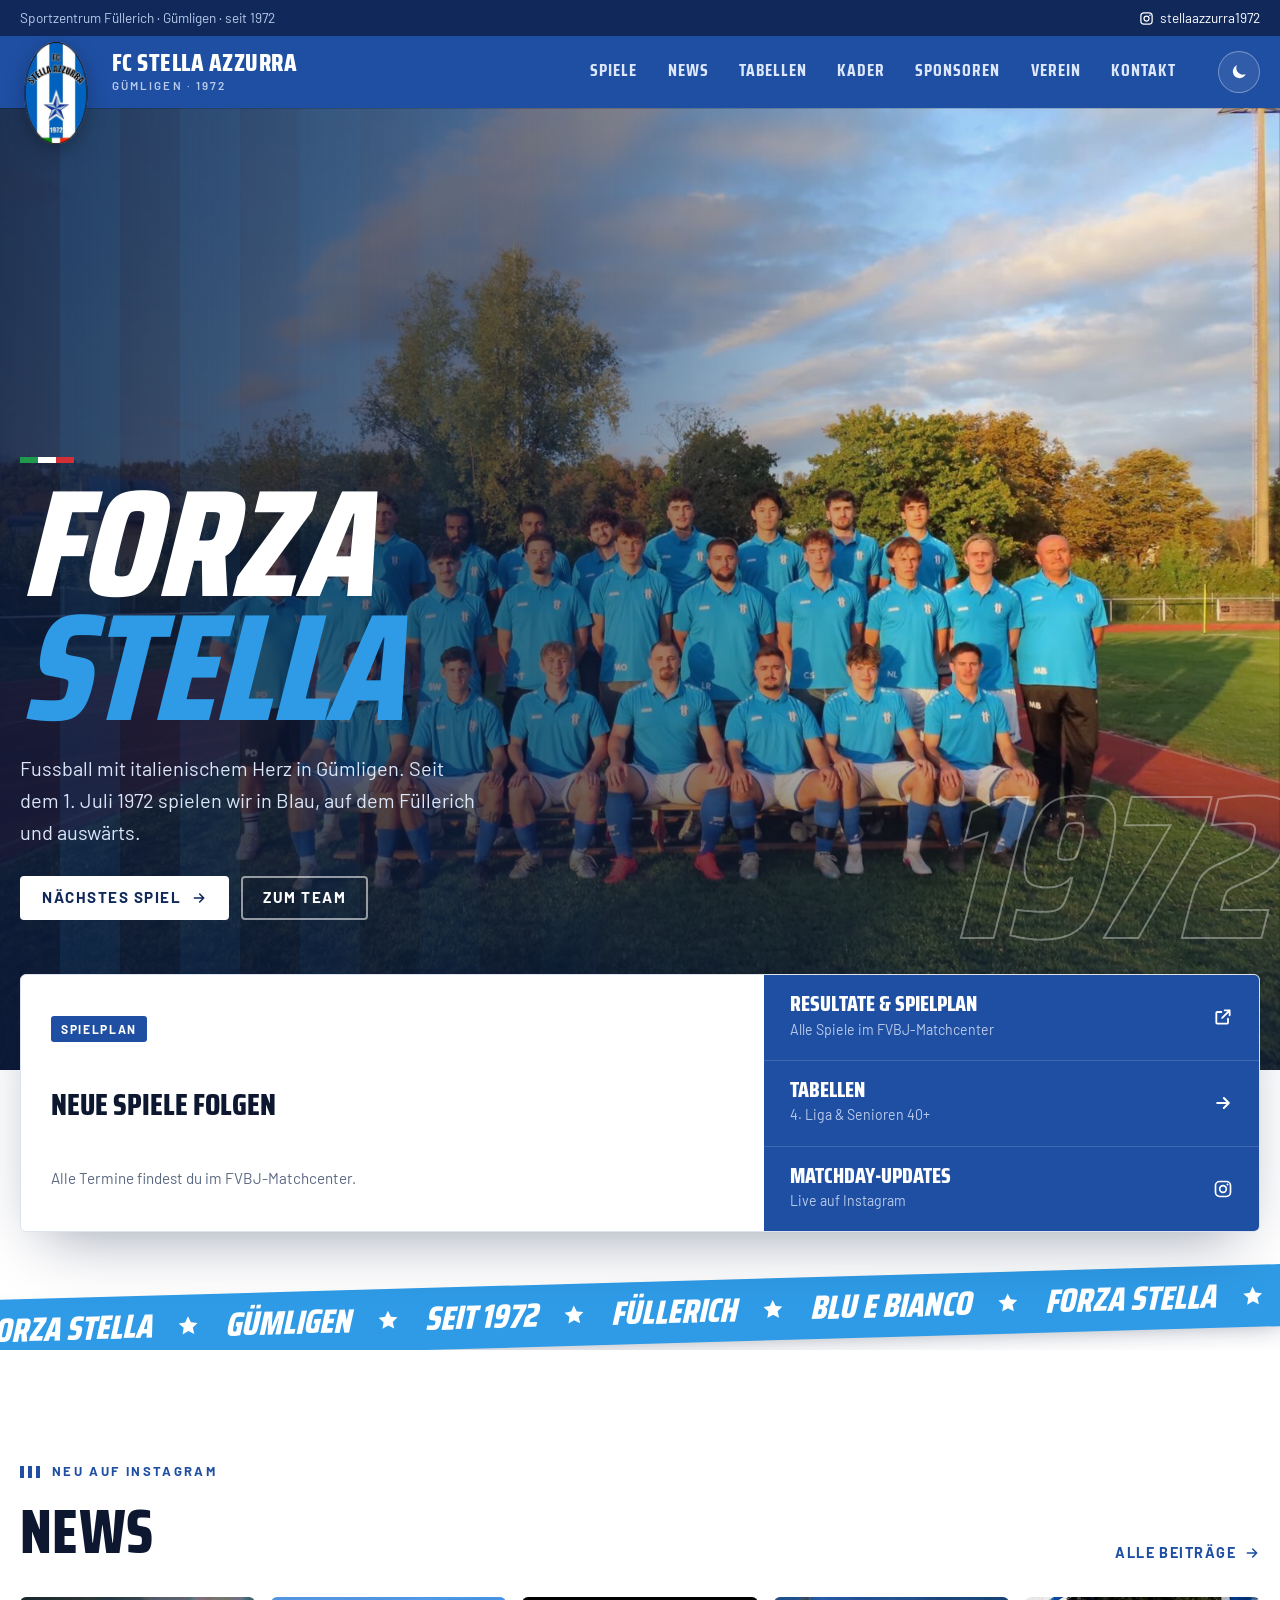
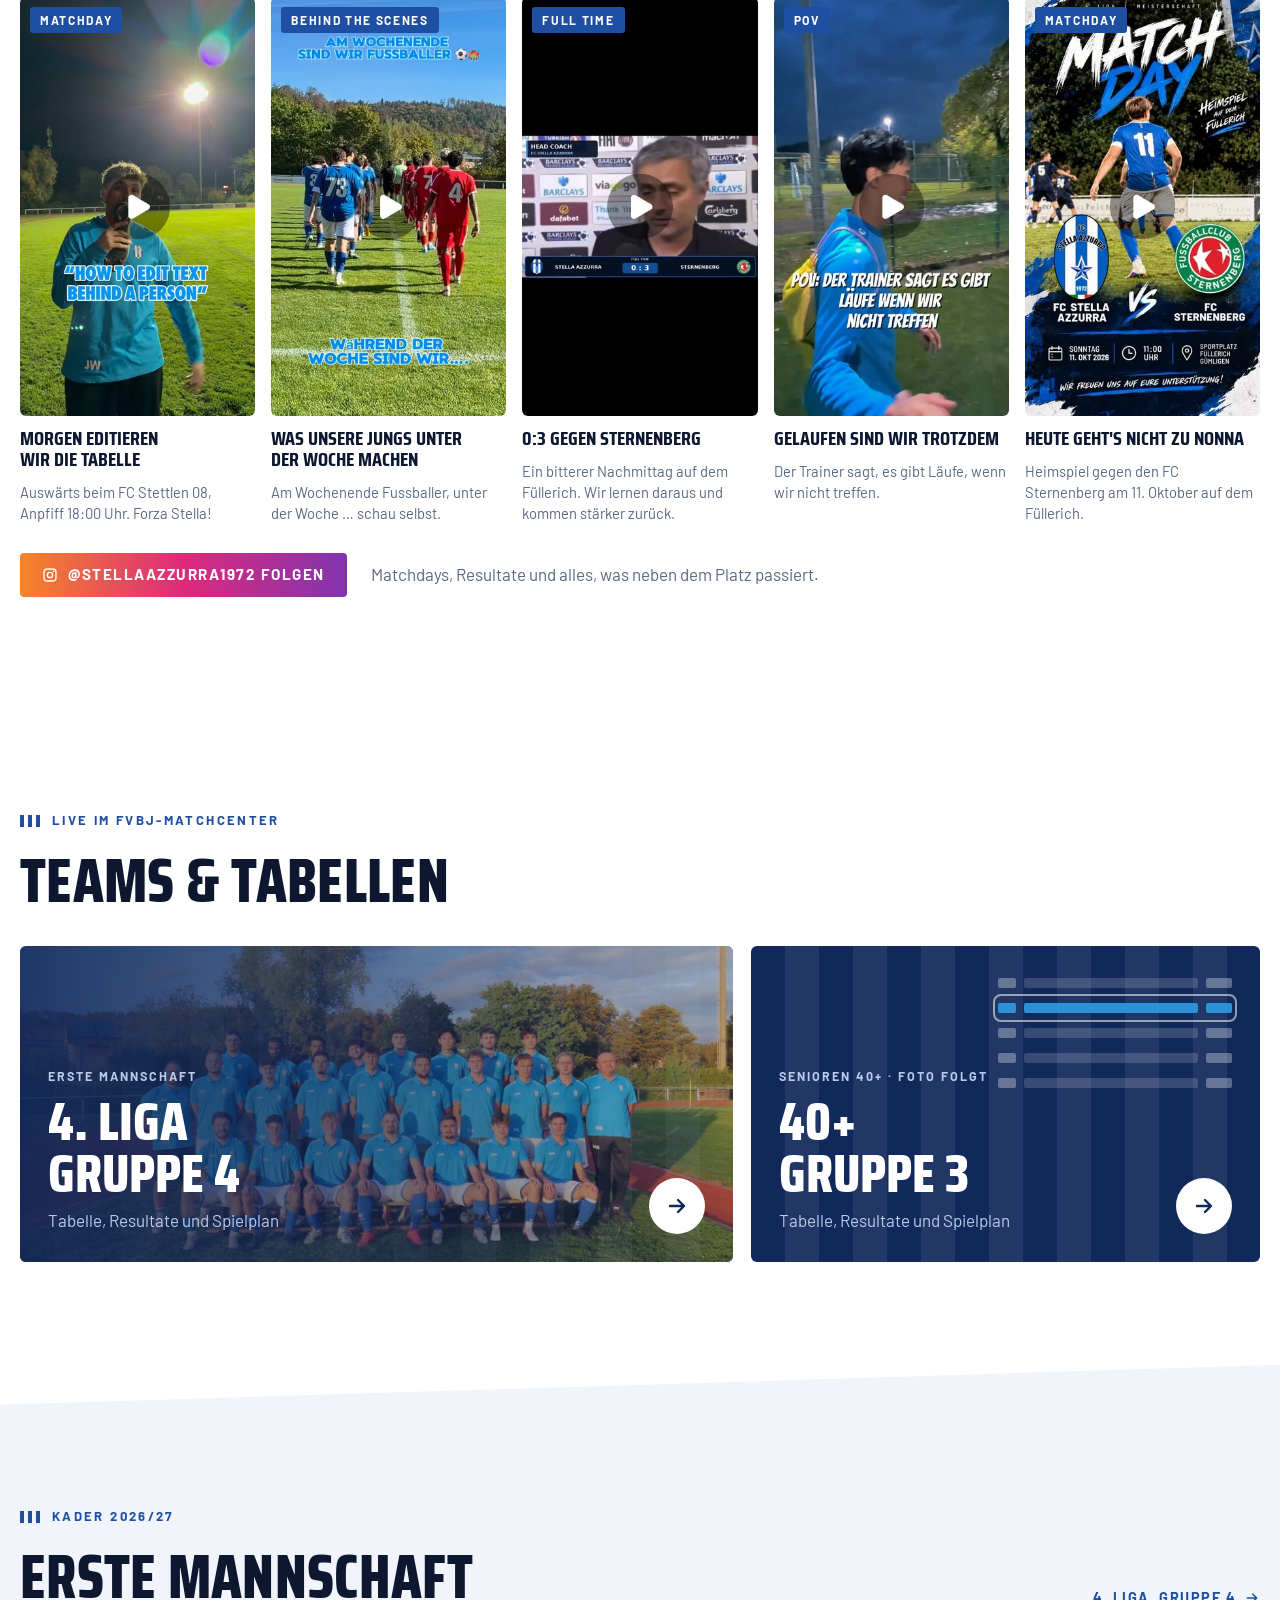
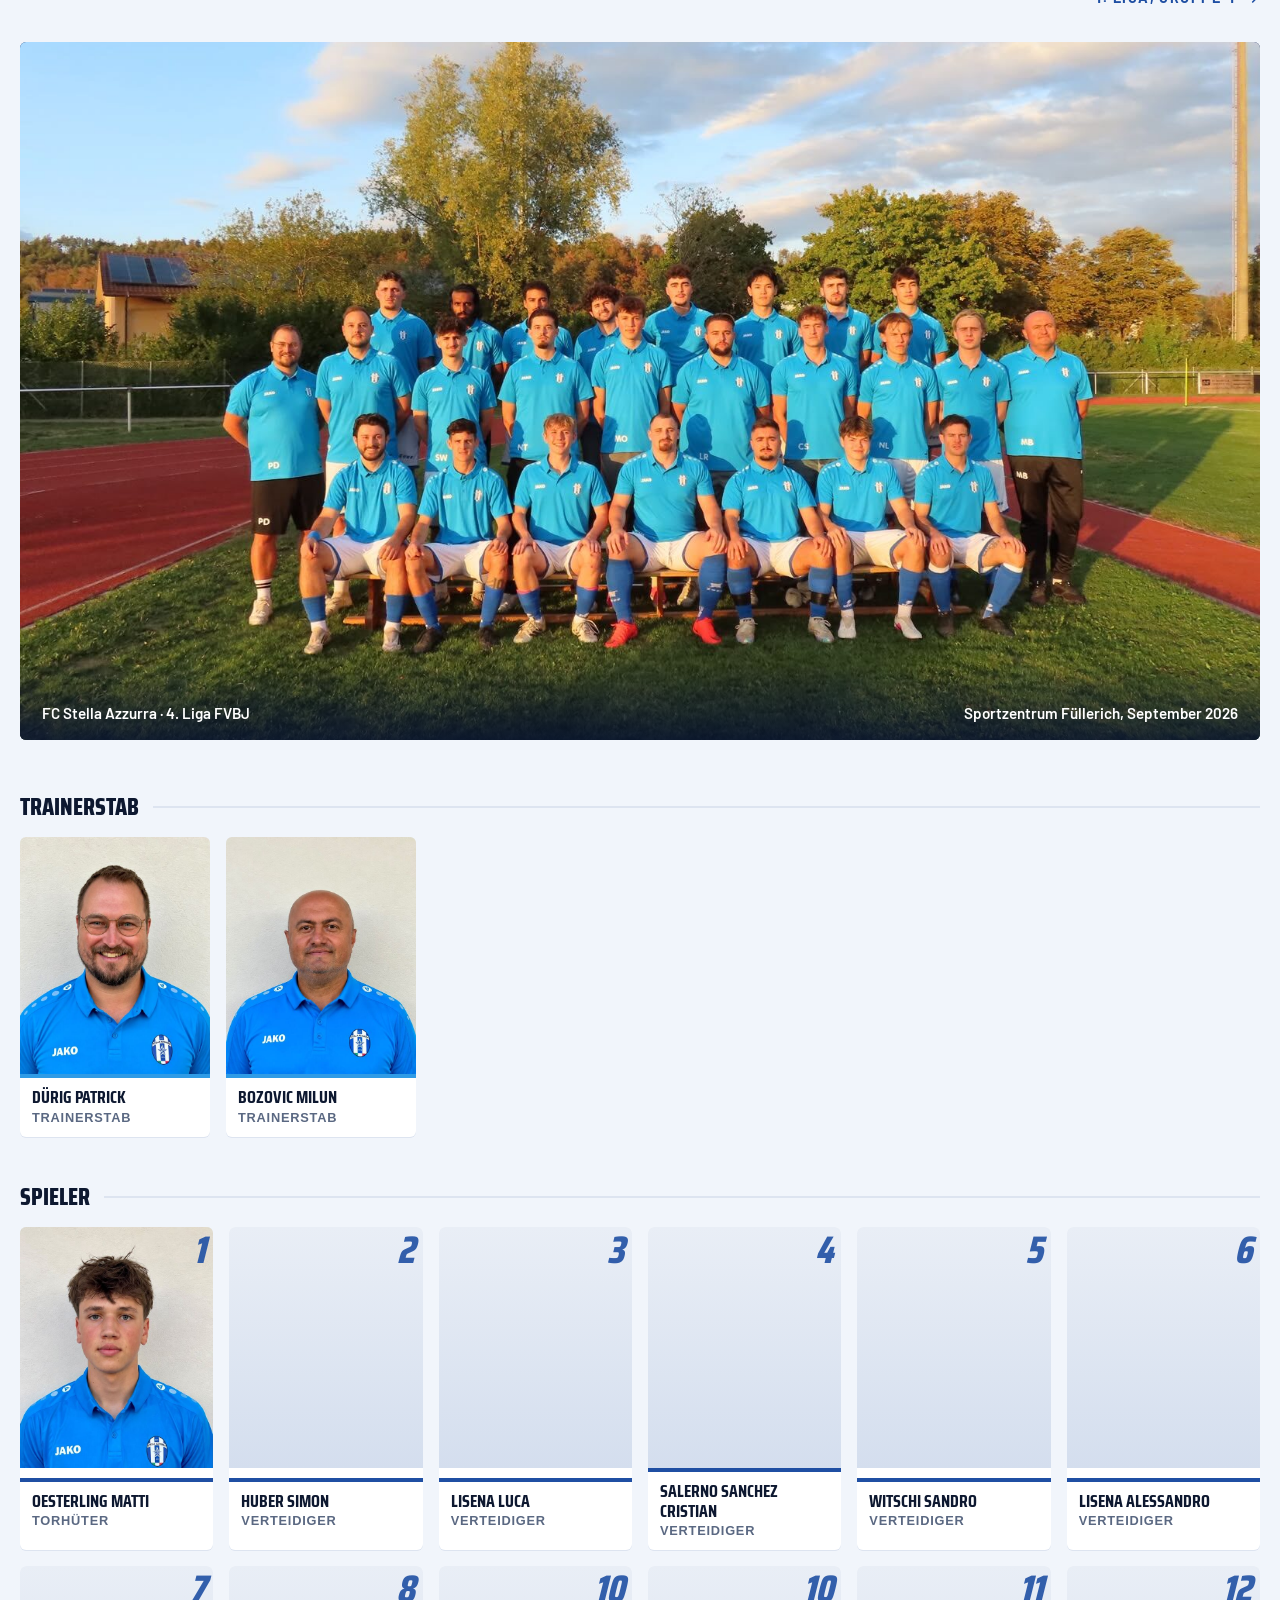
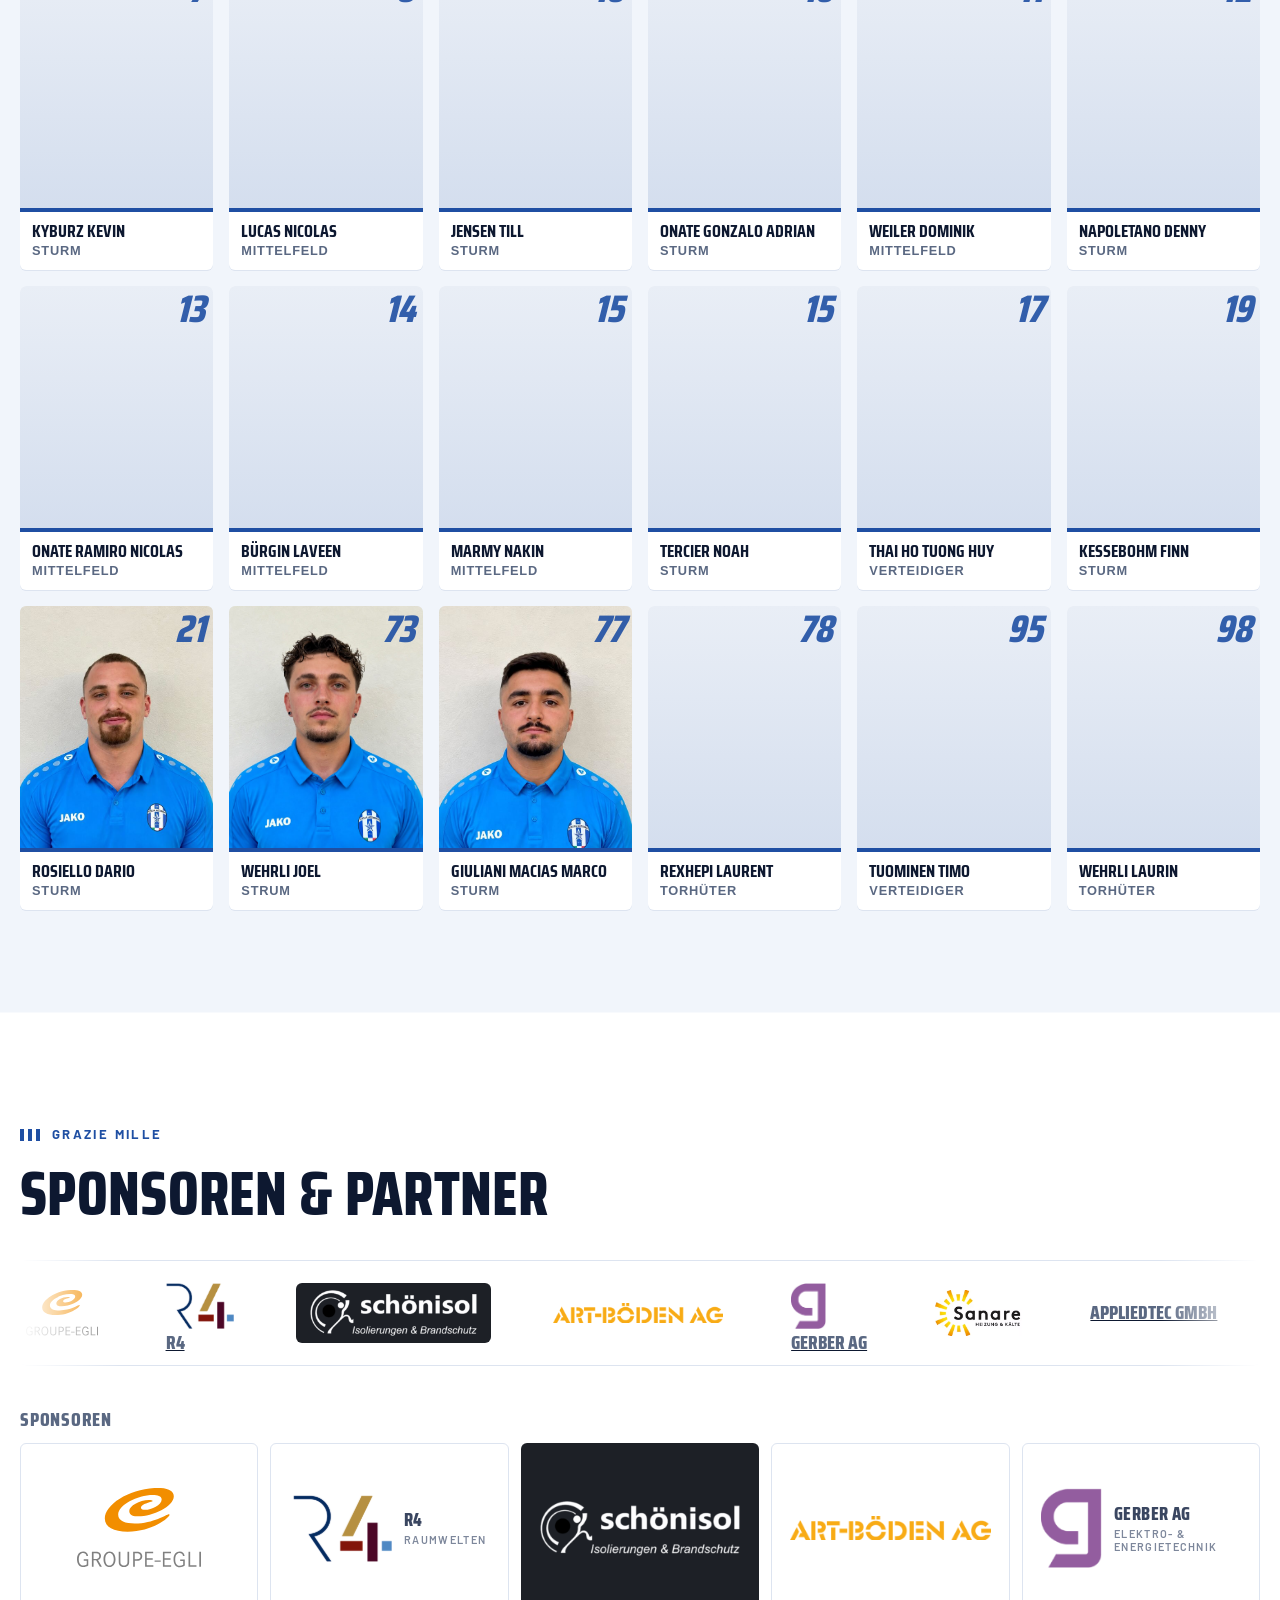
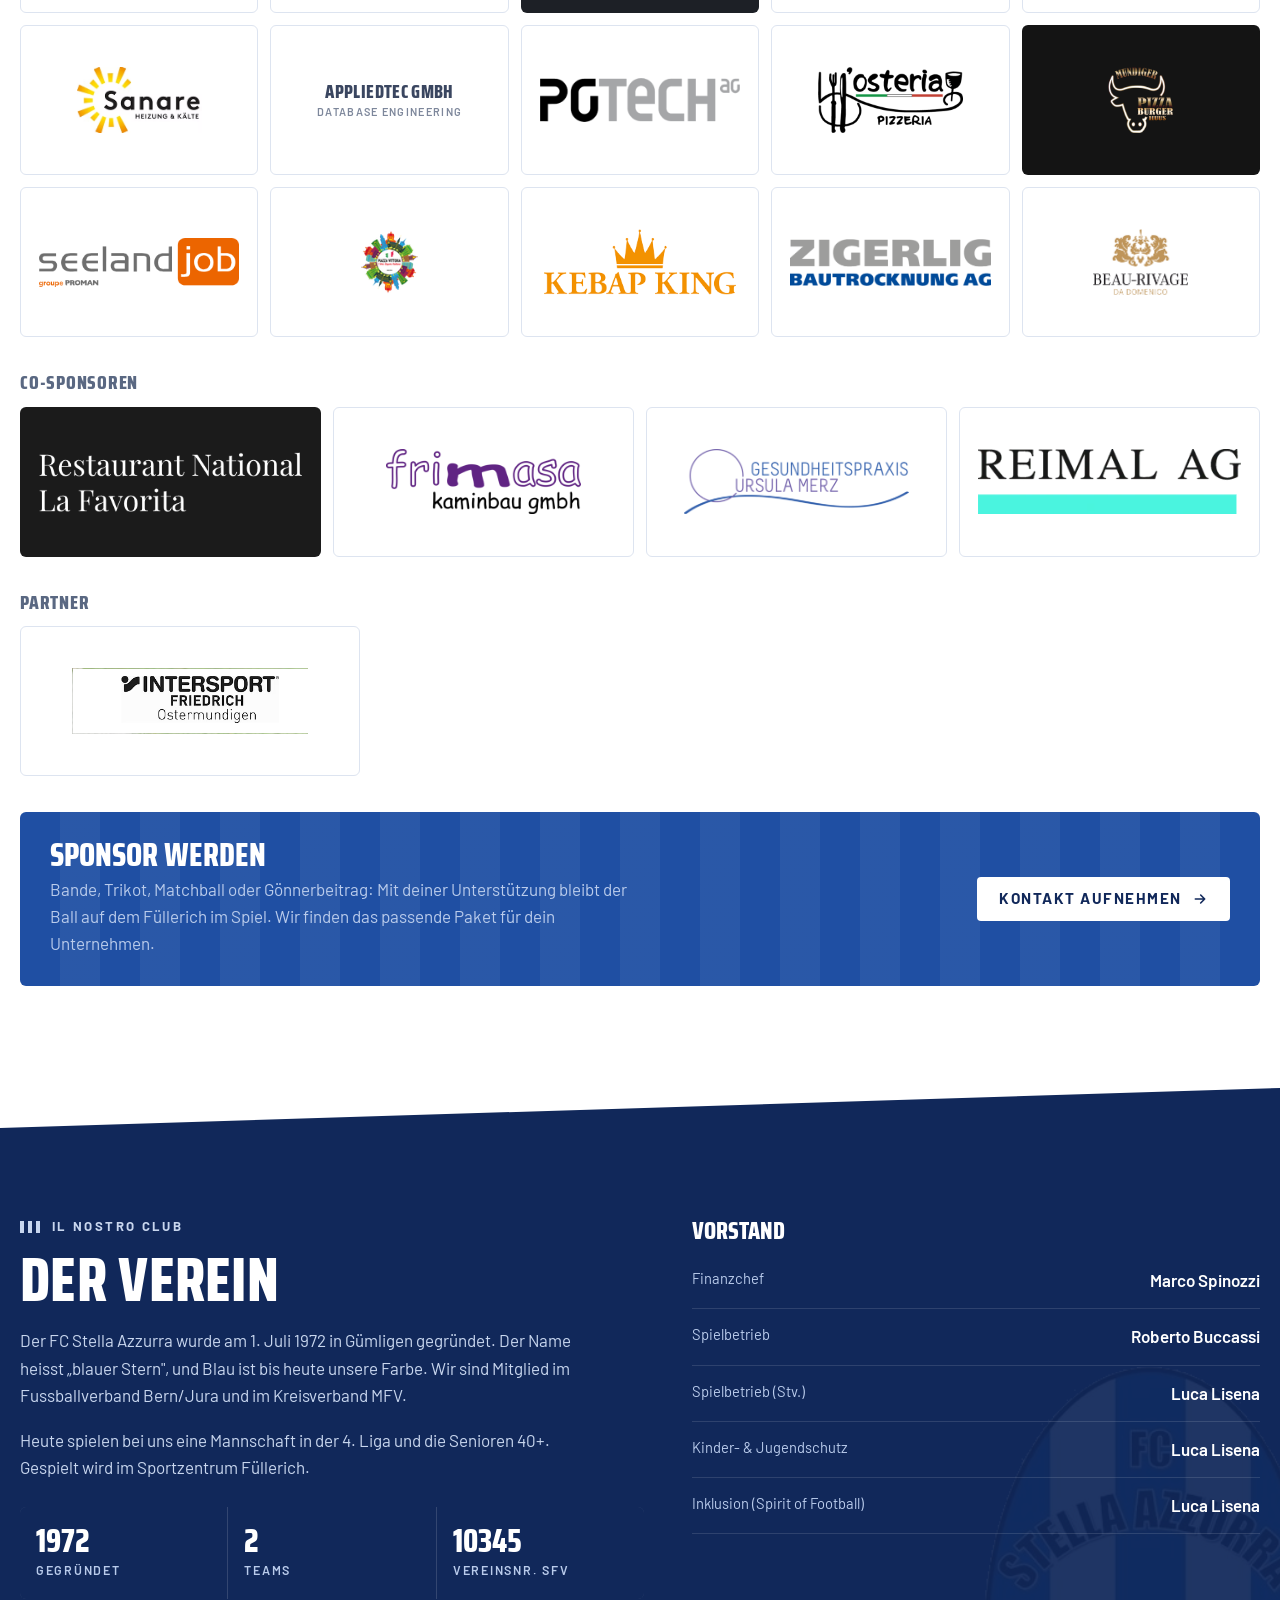
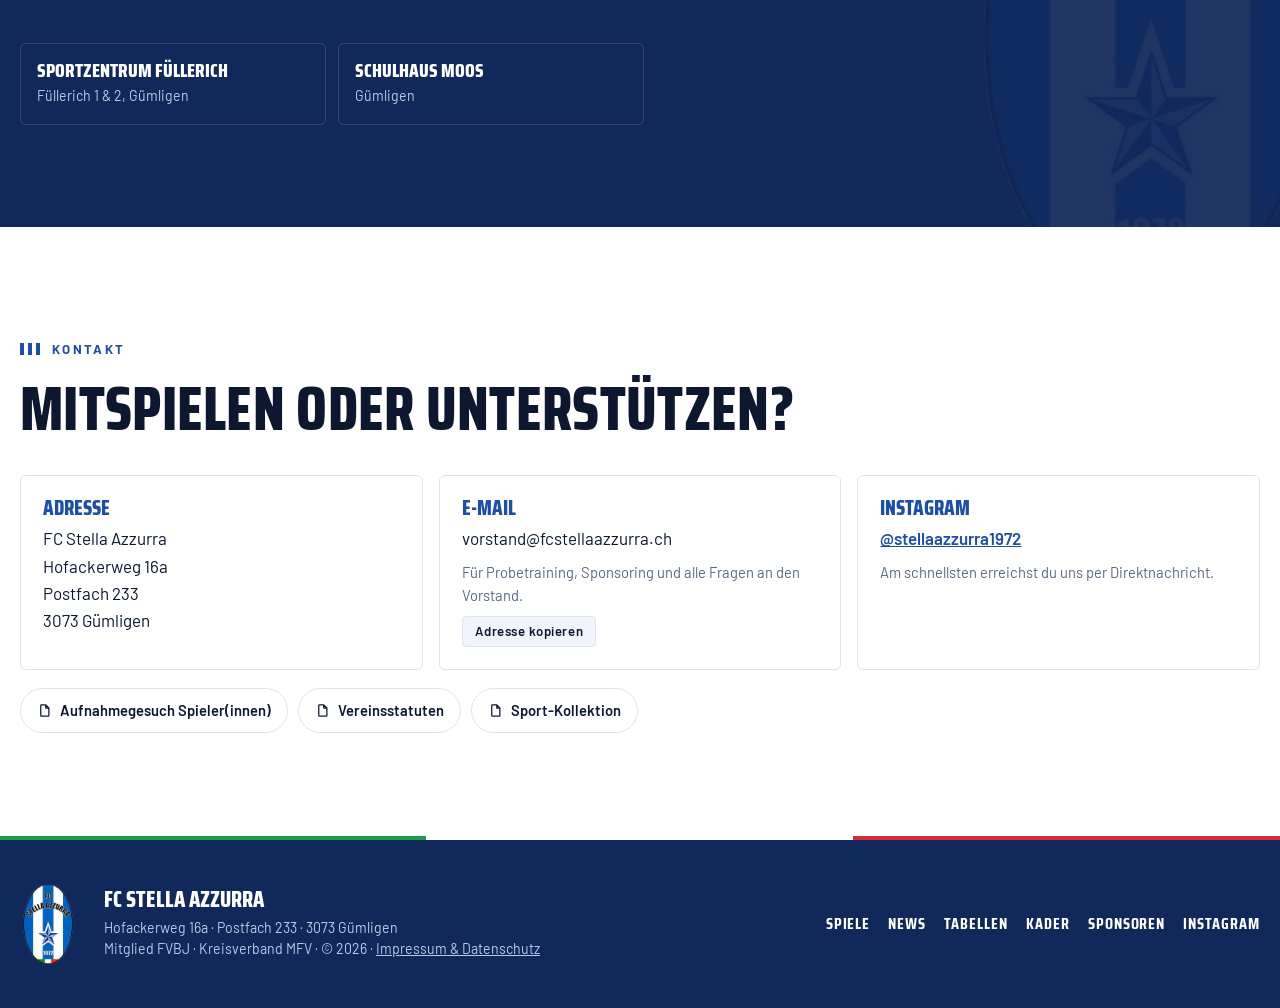
<file: index.html>
<!doctype html>
<html lang="de-CH">
<head>
<meta charset="utf-8">
<meta name="viewport" content="width=device-width, initial-scale=1, viewport-fit=cover">
<title>FC Stella Azzurra</title>
<meta name="description" content="FC Stella Azzurra, Fussballverein aus Gümligen seit 1972. 4. Liga FVBJ, Senioren 40+, Sportzentrum Füllerich.">
<link rel="stylesheet" href="fonts/fonts.css">
<script>try{var t=localStorage.getItem("stella-theme");if(t==="dark"||t==="light")document.documentElement.setAttribute("data-theme",t)}catch(e){}</script>
<style>
/* Layout: club-site grammar. Crest-led header, photo hero with an overlapping matchday card, then bands that alternate white / royal blue. The crest's vertical stripes are the one recurring motif. */
:root {
  --royal: #1f4fa3;        /* crest blue */
  --royal-deep: #11285a;   /* crest outline */
  --azzurro: #2f9be6;      /* shirt sky blue */
  --bg: #ffffff;
  --bg-alt: #f1f5fb;
  --ink: #0d1830;
  --muted: #5a6882;
  --line: #dde4f0;
  --tile: #ffffff;
  --verde: #1f9a4d; --rosso: #d22f37;
  --on-royal: #ffffff;
  --on-royal-muted: #b9cbeb;
  --f-display: "Saira Condensed", "Arial Narrow", Impact, sans-serif;
  --f-body: "Barlow", "Segoe UI", system-ui, sans-serif;
  --gl: max(16px, env(safe-area-inset-left, 0px));
  --gr: max(16px, env(safe-area-inset-right, 0px));
}
@media (prefers-color-scheme: dark) {
  :root:not([data-theme="light"]) {
    --bg: #0a1222; --bg-alt: #0f1a30; --ink: #e7edf8; --muted: #9aa9c4; --line: #1f2e4b;
    --tile: #f4f7fc; --royal: #1c4796; --royal-deep: #060e20; color-scheme: dark;
  }
}
:root[data-theme="dark"] {
  --bg: #0a1222; --bg-alt: #0f1a30; --ink: #e7edf8; --muted: #9aa9c4; --line: #1f2e4b;
  --tile: #f4f7fc; --royal: #1c4796; --royal-deep: #060e20; color-scheme: dark;
}

html { scroll-behavior: smooth; scroll-padding-top: 84px; }
@media (prefers-reduced-motion: reduce) { html { scroll-behavior: auto; } *, *::before, *::after { animation: none !important; transition: none !important; } }
body { background: var(--bg); color: var(--ink); font: 400 17px/1.6 var(--f-body); }
body::before { content: ""; position: fixed; inset: 0 0 auto; height: env(safe-area-inset-top, 0px); z-index: 60; background: var(--royal-deep); }
a { color: inherit; }
img { display: block; }
:focus-visible { outline: 3px solid var(--azzurro); outline-offset: 3px; }
.wrap { max-width: 1240px; margin-inline: auto; padding-left: var(--gl); padding-right: var(--gr); }
h1, h2, h3 { font-family: var(--f-display); margin: 0; line-height: .95; text-wrap: balance; text-transform: uppercase; }
h2 { font-size: clamp(2.4rem, 5.5vw, 3.8rem); font-weight: 800; letter-spacing: .005em; }
.kicker { font: 700 .82rem/1 var(--f-body); letter-spacing: .18em; text-transform: uppercase; color: var(--royal); display: flex; align-items: center; gap: 10px; }
.kicker::before { content: ""; width: 22px; height: 12px; background: repeating-linear-gradient(90deg, currentColor 0 4px, transparent 4px 8px); }
.sec { padding-block: clamp(60px, 8vw, 104px); }
.sec-head { display: flex; flex-wrap: wrap; align-items: end; justify-content: space-between; gap: 16px 24px; margin-bottom: 36px; }
.sec-head > div { display: grid; gap: 12px; min-width: 0; }
.more { font: 700 .9rem/1 var(--f-body); letter-spacing: .1em; text-transform: uppercase; color: var(--royal); text-decoration: none; display: inline-flex; gap: 8px; align-items: center; white-space: nowrap; }
.more:hover { text-decoration: underline; text-underline-offset: 4px; }
.more svg, .btn svg { width: 16px; height: 16px; flex: none; }
.btn { display: inline-flex; align-items: center; gap: 10px; padding: 14px 22px; font: 700 .95rem/1 var(--f-body); letter-spacing: .1em; text-transform: uppercase; text-decoration: none; border-radius: 4px; transition: background .2s, color .2s, transform .2s; }
.btn:hover { transform: translateY(-2px); }
.btn-white { background: #fff; color: var(--royal-deep); }
.btn-white:hover { background: var(--azzurro); color: #fff; }
.btn-line { border: 2px solid rgba(255,255,255,.55); color: #fff; padding: 12px 20px; }
.btn-line:hover { background: #fff; color: var(--royal-deep); }
.btn-royal { background: var(--royal); color: #fff; }
.btn-royal:hover { background: var(--royal-deep); }

/* Top strip + header */
.topbar { background: var(--royal-deep); color: var(--on-royal-muted); font-size: .85rem; }
.topbar .wrap { display: flex; justify-content: space-between; align-items: center; gap: 16px; min-height: 36px; }
.topbar a { text-decoration: none; display: inline-flex; gap: 6px; align-items: center; color: #fff; }
.topbar svg { width: 15px; height: 15px; }
.topbar .loc { white-space: nowrap; overflow: hidden; text-overflow: ellipsis; min-width: 0; }
header.main { position: sticky; top: env(safe-area-inset-top, 0px); z-index: 50; background: var(--royal); color: #fff; box-shadow: 0 1px 0 rgba(0,0,0,.15); }
header.main .wrap { display: flex; align-items: center; height: 72px; gap: 20px; }
.crest-link { position: relative; width: 72px; height: 72px; flex: none; }
.crest-link svg { position: absolute; top: 6px; left: 0; width: 72px; height: 102px; filter: drop-shadow(0 6px 10px rgba(0,0,0,.28)); transition: transform .3s; }
.crest-link:hover svg { transform: translateY(-2px) rotate(-2deg); }
.club-name { font: 800 1.55rem/1 var(--f-display); text-transform: uppercase; text-decoration: none; letter-spacing: .02em; white-space: nowrap; }
.club-name small { display: block; font: 600 .72rem/1.2 var(--f-body); letter-spacing: .18em; color: var(--on-royal-muted); margin-top: 3px; }
nav.links { margin-left: auto; }
nav.links ul { display: flex; list-style: none; margin: 0; padding: 0; gap: 2px; }
nav.links a { display: block; padding: 10px 14px; text-decoration: none; font: 700 1.08rem/1 var(--f-display); text-transform: uppercase; letter-spacing: .06em; color: #dce7fb; border-bottom: 3px solid transparent; transition: color .2s, border-color .2s; }
nav.links a:hover { color: #fff; border-bottom-color: var(--azzurro); }
.menu-btn { display: none; margin-left: auto; background: none; border: 0; color: #fff; padding: 8px; cursor: pointer; }
.menu-btn svg { width: 28px; height: 28px; }
@media (max-width: 960px) {
  .menu-btn { display: block; }
  nav.links { position: absolute; top: 72px; left: 0; right: 0; background: var(--royal-deep); padding: 8px var(--gr) 18px var(--gl); }
  header.main:not(.open) nav.links { display: none; }
  nav.links ul { flex-direction: column; }
  nav.links a { padding: 14px 6px 14px 96px; font-size: 1.3rem; }
}
@media (max-width: 420px) { .club-name { font-size: 1.3rem; } .club-name small { letter-spacing: .1em; } }

/* Hero */
.hero { position: relative; background: var(--royal-deep); color: #fff; overflow: hidden; }
.hero-img { position: absolute; inset: 0; }
.hero-img img { width: 100%; height: 100%; object-fit: cover; object-position: 50% 58%; animation: drift 14s ease-out both; }
@keyframes drift { from { transform: scale(1.08); } to { transform: scale(1); } }
.hero::after { content: ""; position: absolute; inset: 0; background: linear-gradient(90deg, rgba(10,24,56,.86) 0%, rgba(10,24,56,.55) 42%, rgba(10,24,56,.05) 75%), linear-gradient(0deg, rgba(10,24,56,.7), transparent 40%); }
.hero .wrap { position: relative; z-index: 1; display: grid; align-content: end; min-height: clamp(520px, 78vh, 720px); padding-block: 110px 150px; }
.hero h1 { font-size: clamp(4.2rem, 12vw, 9.5rem); font-weight: 800; line-height: .82; font-style: italic; letter-spacing: -.01em; }
.hero h1 em { display: block; font-style: italic; color: var(--azzurro); }
.hero p { margin: 22px 0 0; max-width: 42ch; font-size: clamp(1.05rem, 2vw, 1.25rem); color: #dbe6f8; }
.hero .cta { display: flex; flex-wrap: wrap; gap: 12px; margin-top: 28px; }
.tricolore { display: inline-flex; height: 6px; width: 54px; margin-bottom: 18px; }
.tricolore i { flex: 1; } .tricolore i:nth-child(1) { background: var(--verde); } .tricolore i:nth-child(2) { background: #fff; } .tricolore i:nth-child(3) { background: var(--rosso); }

/* Matchday card */
.matchbar { position: relative; z-index: 2; margin-top: -96px; }
.matchgrid { display: grid; grid-template-columns: 1.5fr 1fr; gap: 0; background: var(--bg); box-shadow: 0 24px 60px -24px rgba(9,25,60,.45); border-radius: 6px; overflow: hidden; border: 1px solid var(--line); }
.matchgrid > * { min-width: 0; }
.nextmatch { padding: 26px 30px; display: grid; gap: 16px; }
.mtop { display: flex; flex-wrap: wrap; gap: 8px 16px; align-items: center; justify-content: space-between; }
.pill { font: 700 .75rem/1 var(--f-body); letter-spacing: .14em; text-transform: uppercase; padding: 7px 10px; border-radius: 3px; background: var(--royal); color: #fff; }
.pill.away { background: var(--muted); }
.pill.live { background: var(--rosso); display: inline-flex; align-items: center; gap: 7px; }
.pill.live::before { content: ""; width: 7px; height: 7px; border-radius: 50%; background: #fff; animation: pulse 1.2s ease-in-out infinite; }
@keyframes pulse { 50% { opacity: .25; } }
.upnext .sep { color: var(--line); }
.livebtn { padding: 12px 18px; font-size: .85rem; }
.mdate { font: 600 .95rem/1.3 var(--f-body); color: var(--muted); font-variant-numeric: tabular-nums; }
.versus { display: grid; grid-template-columns: 1fr auto 1fr; align-items: center; gap: 16px; }
.team { display: flex; align-items: center; gap: 12px; font: 800 clamp(1.3rem, 2.6vw, 1.9rem)/1 var(--f-display); text-transform: uppercase; min-width: 0; }
.team.r { justify-content: flex-end; text-align: right; }
.team svg { width: 40px; height: 56px; flex: none; }
.team .ph { width: 44px; height: 44px; border-radius: 50%; background: var(--bg-alt); border: 2px solid var(--line); display: grid; place-items: center; font: 800 1rem/1 var(--f-display); color: var(--muted); flex: none; }
.kick { font: 800 clamp(1.8rem, 3.6vw, 2.6rem)/1 var(--f-display); color: var(--royal); font-variant-numeric: tabular-nums; text-align: center; }
.kick small { display: block; font: 600 .72rem/1 var(--f-body); letter-spacing: .14em; color: var(--muted); margin-top: 6px; }
.mplace { color: var(--muted); font-size: .95rem; display: flex; gap: 8px; align-items: center; }
.mplace svg { width: 16px; height: 16px; flex: none; }
.matchlinks { background: var(--royal); color: #fff; display: grid; }
.matchlinks a { display: flex; align-items: center; justify-content: space-between; gap: 12px; padding: 18px 26px; text-decoration: none; border-bottom: 1px solid rgba(255,255,255,.14); transition: background .2s; }
.matchlinks a:last-child { border-bottom: 0; }
.matchlinks a:hover { background: rgba(255,255,255,.08); }
.matchlinks b { font: 800 1.35rem/1 var(--f-display); text-transform: uppercase; display: block; }
.matchlinks span { font-size: .88rem; color: var(--on-royal-muted); }
.matchlinks svg { width: 20px; height: 20px; flex: none; }
.upnext { border-top: 1px solid var(--line); padding-top: 14px; font-size: .92rem; color: var(--muted); display: flex; gap: 10px; flex-wrap: wrap; }
.upnext b { color: var(--ink); font-weight: 600; }
@media (max-width: 860px) { .matchgrid { grid-template-columns: 1fr; } .nextmatch { padding: 22px 18px; } .team svg { width: 32px; height: 44px; } .team .ph { width: 36px; height: 36px; } }
@media (max-width: 520px) { .versus { grid-template-columns: 1fr; text-align: left; gap: 10px; } .team.r { justify-content: flex-end; text-align: left; flex-direction: row-reverse; } .kick { text-align: left; } }

/* Tabelle tiles */
.tables { display: grid; grid-template-columns: 1.4fr 1fr; gap: 18px; }
.ttile { position: relative; display: grid; grid-template-columns: 1fr auto; align-items: end; gap: 18px; min-height: 260px; padding: 28px; border-radius: 6px; overflow: hidden; text-decoration: none; color: #fff; background: var(--royal); isolation: isolate; min-width: 0; transition: transform .25s, box-shadow .25s; }
.ttile::before { content: ""; position: absolute; inset: 0; z-index: -1; background: repeating-linear-gradient(90deg, transparent 0 34px, rgba(255,255,255,.07) 34px 68px); }
.ttile.alt { background: var(--royal-deep); }
.ttile .bgimg { position: absolute; inset: 0; width: 100%; height: 100%; object-fit: cover; object-position: 50% 60%; z-index: -2; transition: transform .6s cubic-bezier(.2,.7,.2,1); }
.ttile.photo::after { content: ""; position: absolute; inset: 0; z-index: -1; background: linear-gradient(90deg, rgba(17,40,90,.92) 0%, rgba(17,40,90,.6) 55%, rgba(17,40,90,.25) 100%); }
.ttile.photo:hover .bgimg { transform: scale(1.05); }
.ttile:hover { transform: translateY(-4px); box-shadow: 0 24px 40px -22px rgba(9,25,60,.6); }
.ttile > * { min-width: 0; }
.ttile .rows { position: absolute; right: 28px; top: 28px; width: min(46%, 260px); display: grid; gap: 7px; opacity: .9; z-index: -1; }
.ttile .rows i { display: grid; grid-template-columns: 18px 1fr 26px; gap: 8px; align-items: center; height: 18px; }
.ttile .rows i::before { content: ""; height: 10px; border-radius: 2px; background: rgba(255,255,255,.35); }
.ttile .rows i::after { content: ""; grid-column: 3; height: 10px; border-radius: 2px; background: rgba(255,255,255,.35); }
.ttile .rows i span { height: 10px; border-radius: 2px; background: rgba(255,255,255,.18); }
.ttile .rows i.us span, .ttile .rows i.us::before, .ttile .rows i.us::after { background: var(--azzurro); }
.ttile .rows i.us { outline: 2px solid rgba(255,255,255,.6); outline-offset: 3px; border-radius: 3px; }
.ttile small { font: 700 .78rem/1 var(--f-body); letter-spacing: .16em; text-transform: uppercase; color: var(--on-royal-muted); }
.ttile h3 { font-size: clamp(2.2rem, 4.5vw, 3.4rem); font-weight: 800; margin-top: 8px; }
.ttile p { margin: 8px 0 0; color: var(--on-royal-muted); }
.ttile .go { width: 56px; height: 56px; border-radius: 50%; background: #fff; color: var(--royal-deep); display: grid; place-items: center; transition: background .2s, color .2s, transform .2s; }
.ttile:hover .go { background: var(--azzurro); color: #fff; transform: rotate(-45deg); }
.ttile .go svg { width: 24px; height: 24px; }
@media (max-width: 860px) { .tables { grid-template-columns: 1fr; } .ttile { min-height: 210px; padding: 22px; } .ttile .rows { right: 22px; top: 22px; width: 44%; } }

/* News / Instagram */
.reels { display: grid; grid-template-columns: repeat(5, 1fr); gap: 16px; }
.reel { display: grid; gap: 12px; text-decoration: none; align-content: start; min-width: 0; }
.reel .cover { position: relative; aspect-ratio: 9 / 16; max-width: 100%; border-radius: 6px; overflow: hidden; background: var(--royal-deep); }
.reel .cover img { width: 100%; height: 100%; object-fit: cover; transition: transform .5s cubic-bezier(.2,.7,.2,1); }
.reel:hover .cover img { transform: scale(1.05); }
.reel .tag { position: absolute; top: 10px; left: 10px; }
.reel h3 { font-size: 1.25rem; font-weight: 700; line-height: 1.05; }
.reel p { margin: 0; font-size: .92rem; color: var(--muted); line-height: 1.45; }
@media (max-width: 1000px) { .reels { grid-auto-flow: column; grid-template-columns: none; grid-auto-columns: minmax(200px, 42%); overflow-x: auto; scroll-snap-type: x mandatory; padding-bottom: 10px; } .reel { scroll-snap-align: start; } }
@media (max-width: 520px) { .reels { grid-auto-columns: 68%; } }
.insta-row { margin-top: 28px; display: flex; flex-wrap: wrap; gap: 14px 24px; align-items: center; }
.insta-row p { margin: 0; color: var(--muted); }
.btn-insta { background: linear-gradient(90deg, #f58529, #dd2a7b 50%, #8134af); color: #fff; }

/* Team */
.team-band { background: var(--bg-alt); }
.groupshot { position: relative; border-radius: 6px; overflow: hidden; aspect-ratio: 16 / 9; max-width: 100%; cursor: zoom-in; border: 0; padding: 0; width: 100%; background: var(--royal-deep); }
.groupshot img { width: 100%; height: 100%; object-fit: cover; object-position: 50% 62%; }
.groupshot figcaption, .groupshot .cap { position: absolute; left: 0; right: 0; bottom: 0; padding: 40px 22px 16px; background: linear-gradient(transparent, rgba(8,20,48,.85)); color: #fff; text-align: left; font: 600 .95rem/1.3 var(--f-body); display: flex; justify-content: space-between; gap: 12px; flex-wrap: wrap; }
.squad-title { margin: 48px 0 18px; font: 800 1.5rem/1 var(--f-display); text-transform: uppercase; display: flex; align-items: center; gap: 14px; }
.squad-title::after { content: ""; flex: 1; height: 2px; background: var(--line); }
.squad { display: grid; grid-template-columns: repeat(auto-fill, minmax(150px, 1fr)); gap: 16px; }
.pcard { border: 0; padding: 0; background: var(--bg); border-radius: 6px; overflow: hidden; text-align: left; cursor: zoom-in; color: var(--ink); display: grid; box-shadow: 0 1px 0 var(--line); transition: transform .25s, box-shadow .25s; }
.pcard:hover { transform: translateY(-4px); box-shadow: 0 16px 30px -18px rgba(9,25,60,.5); }
.pcard .ph { position: relative; aspect-ratio: 4 / 5; max-width: 100%; overflow: hidden; background: linear-gradient(180deg, #e9eef6, #d4deee); }
.pcard .ph img { width: 100%; height: 100%; object-fit: cover; object-position: 50% 14%; }
.pcard .num { position: absolute; right: 8px; top: 4px; font: 800 2.4rem/1 var(--f-display); color: var(--royal); opacity: .9; font-style: italic; }
.pcard .info { padding: 10px 12px 12px; border-top: 4px solid var(--royal); display: grid; gap: 2px; }
.pcard .info b { font: 700 1.1rem/1.1 var(--f-display); text-transform: uppercase; }
.pcard .info span { font-size: .8rem; color: var(--muted); letter-spacing: .06em; text-transform: uppercase; font-weight: 600; }
.pcard.staff .info { border-top-color: var(--azzurro); }
@media (max-width: 480px) { .squad { grid-template-columns: repeat(2, 1fr); gap: 12px; } }

/* Teams row */
.teams2 { display: grid; grid-template-columns: 1fr 1fr; gap: 18px; }
.tcard { border-radius: 6px; overflow: hidden; background: var(--royal); color: #fff; display: grid; grid-template-rows: auto 1fr; text-decoration: none; min-width: 0; }
.tcard .tv { aspect-ratio: 16 / 7; max-width: 100%; overflow: hidden; position: relative; }
.tcard .tv img { width: 100%; height: 100%; object-fit: cover; object-position: 50% 60%; transition: transform .5s; }
.tcard:hover .tv img { transform: scale(1.04); }
.tcard .tv.empty { background: repeating-linear-gradient(90deg, var(--royal) 0 26px, #2a5cb5 26px 52px); display: grid; place-items: center; font: 700 .9rem/1 var(--f-body); letter-spacing: .14em; text-transform: uppercase; color: var(--on-royal-muted); }
.tcard .tb { padding: 20px 22px; display: grid; gap: 6px; align-content: start; }
.tcard h3 { font-size: 2rem; font-weight: 800; }
.tcard p { margin: 0; color: var(--on-royal-muted); font-size: .95rem; }
.tcard .more { color: #fff; margin-top: 6px; }
@media (max-width: 760px) { .teams2 { grid-template-columns: 1fr; } }

/* Sponsors */
.tier-label { font: 800 1.2rem/1 var(--f-display); text-transform: uppercase; letter-spacing: .04em; margin: 0 0 14px; color: var(--muted); }
.logos { display: grid; gap: 12px; margin-bottom: 36px; }
.logos.s { grid-template-columns: repeat(5, 1fr); }
.logos.c { grid-template-columns: repeat(4, 1fr); }
.logos.p { grid-template-columns: minmax(0, 340px); }
.logo { background: var(--tile); border: 1px solid var(--line); border-radius: 6px; height: 112px; display: grid; place-items: center; padding: 18px; text-decoration: none; min-width: 0; transition: border-color .2s, box-shadow .2s, transform .2s; }
.logo:hover { border-color: var(--royal); box-shadow: 0 10px 24px -14px rgba(9,25,60,.45); transform: translateY(-2px); }
.logo img { max-width: 100%; max-height: 66px; width: auto; height: auto; object-fit: contain; transition: transform .35s cubic-bezier(.2,.7,.2,1); }
.logo:hover img { transform: scale(1.06); }
.logo.dark { border-color: transparent; }
.logos.s .logo:nth-child(-n+5) { height: 132px; }
.logos.s .logo:nth-child(-n+5) img { max-height: 80px; }
.logo .combo { display: flex; align-items: center; gap: 12px; }
.logo .combo img { max-height: 54px; }

/* Sponsor marquee */
.marquee { position: relative; overflow: hidden; padding-block: 22px; margin-bottom: 44px; border-block: 1px solid var(--line); -webkit-mask-image: linear-gradient(90deg, transparent, #000 8%, #000 92%, transparent); mask-image: linear-gradient(90deg, transparent, #000 8%, #000 92%, transparent); }
.marquee .track { display: flex; gap: 56px; width: max-content; align-items: center; animation: slide 48s linear infinite; }
.marquee:hover .track { animation-play-state: paused; }
.marquee .track a { display: grid; place-items: center; height: 60px; padding: 0 6px; border-radius: 6px; }
.marquee .track a.dark { padding: 0 14px; }
.marquee .track img { max-height: 46px; max-width: 170px; width: auto; height: auto; }
.marquee .track .wm { font: 800 1.2rem/1 var(--f-display); text-transform: uppercase; color: var(--muted); white-space: nowrap; }
@keyframes slide { to { transform: translateX(-50%); } }
.logo .wm { font: 800 1.15rem/1.05 var(--f-display); text-transform: uppercase; color: #3a4660; text-align: center; letter-spacing: .02em; overflow-wrap: anywhere; }
.logo .wm small { display: block; font: 600 .68rem/1.2 var(--f-body); letter-spacing: .12em; color: #7d879b; margin-top: 4px; }
.logo:hover .wm { color: var(--royal); }
@media (max-width: 1000px) { .logos.s { grid-template-columns: repeat(4, 1fr); } }
@media (max-width: 760px) { .logos.s, .logos.c { grid-template-columns: repeat(2, 1fr); } .logo { height: 96px; } }
.becomesponsor { display: grid; grid-template-columns: 1fr auto; gap: 20px; align-items: center; padding: 28px 30px; border-radius: 6px; background: var(--royal); color: #fff; background-image: repeating-linear-gradient(90deg, transparent 0 40px, rgba(255,255,255,.05) 40px 80px); }
.becomesponsor > * { min-width: 0; }
.becomesponsor h3 { font-size: 2rem; font-weight: 800; }
.becomesponsor p { margin: 6px 0 0; color: var(--on-royal-muted); max-width: 58ch; }
@media (max-width: 700px) { .becomesponsor { grid-template-columns: 1fr; padding: 24px 20px; } }

/* Verein */
.club-band { background: var(--royal-deep); color: #fff; position: relative; overflow: hidden; }
.club-band .kicker { color: var(--azzurro); }
.club-band .bgcrest { position: absolute; right: -60px; bottom: -80px; width: 380px; height: 540px; opacity: .06; pointer-events: none; }
.club-grid { display: grid; grid-template-columns: 1.1fr 1fr; gap: 48px; position: relative; }
.club-grid > * { min-width: 0; }
.club-grid .story { display: grid; gap: 18px; align-content: start; }
.club-grid .story p { margin: 0; color: #c8d6ee; max-width: 56ch; }
.stats { display: grid; grid-template-columns: repeat(3, 1fr); gap: 1px; background: rgba(255,255,255,.14); border-radius: 6px; overflow: hidden; margin-top: 8px; }
.stats div { background: var(--royal-deep); padding: 18px 16px; display: grid; gap: 4px; }
.stats b { font: 800 2rem/1 var(--f-display); font-variant-numeric: tabular-nums; }
.stats span { font-size: .78rem; letter-spacing: .14em; text-transform: uppercase; color: var(--on-royal-muted); font-weight: 600; }
.board { display: grid; gap: 0; align-content: start; }
.board h3 { font-size: 1.5rem; font-weight: 800; margin-bottom: 10px; }
.board .row { display: flex; justify-content: space-between; gap: 16px; padding: 14px 0; border-bottom: 1px solid rgba(255,255,255,.12); flex-wrap: wrap; }
.board .row span { color: var(--on-royal-muted); font-size: .92rem; }
.board .row b { font-weight: 600; }
.places { display: grid; grid-template-columns: 1fr 1fr; gap: 12px; margin-top: 26px; }
.places div { padding: 16px; border: 1px solid rgba(255,255,255,.14); border-radius: 6px; display: grid; gap: 4px; }
.places b { font: 800 1.2rem/1.1 var(--f-display); text-transform: uppercase; }
.places span { font-size: .88rem; color: var(--on-royal-muted); }
@media (max-width: 860px) { .club-grid { grid-template-columns: 1fr; gap: 36px; } }
@media (max-width: 420px) { .stats { grid-template-columns: 1fr 1fr; } .places { grid-template-columns: 1fr; } }

/* Kontakt */
.contact { display: grid; grid-template-columns: repeat(3, 1fr); gap: 16px; }
.contact > div { border: 1px solid var(--line); border-radius: 6px; padding: 22px; display: grid; gap: 8px; align-content: start; min-width: 0; background: var(--bg); }
.contact h3 { font-size: 1.3rem; font-weight: 800; color: var(--royal); }
.contact p { margin: 0; overflow-wrap: anywhere; }
.contact .sub { color: var(--muted); font-size: .92rem; }
.contact a { color: var(--royal); font-weight: 600; }
.copy { justify-self: start; border: 1px solid var(--line); background: var(--bg-alt); color: var(--ink); font: 600 .82rem/1 var(--f-body); padding: 8px 12px; border-radius: 4px; cursor: pointer; letter-spacing: .04em; }
.copy:hover { border-color: var(--royal); }
@media (max-width: 860px) { .contact { grid-template-columns: 1fr; } }
.docs { margin-top: 18px; display: flex; flex-wrap: wrap; gap: 10px; }
.docs a { text-decoration: none; border: 1px solid var(--line); border-radius: 999px; padding: 10px 16px; font-weight: 600; font-size: .92rem; display: inline-flex; gap: 8px; align-items: center; }
.docs a:hover { border-color: var(--royal); color: var(--royal); }
.docs svg { width: 15px; height: 15px; }

footer { background: var(--royal-deep); color: var(--on-royal-muted); border-top: 4px solid; border-image: linear-gradient(90deg, var(--verde) 0 33.3%, #fff 33.3% 66.6%, var(--rosso) 66.6%) 1; }
footer .wrap { padding-block: 44px; display: grid; grid-template-columns: auto 1fr auto; gap: 28px; align-items: center; }
footer .wrap > * { min-width: 0; }
footer .fcrest { width: 56px; height: 80px; }
footer b { color: #fff; font: 800 1.4rem/1 var(--f-display); text-transform: uppercase; display: block; margin-bottom: 6px; }
footer small { font-size: .88rem; line-height: 1.5; display: block; }
footer nav { display: flex; gap: 18px; flex-wrap: wrap; }
footer nav a { color: #fff; text-decoration: none; font: 700 1rem/1 var(--f-display); text-transform: uppercase; letter-spacing: .06em; }
footer nav a:hover { color: var(--azzurro); }
@media (max-width: 760px) { footer .wrap { grid-template-columns: auto 1fr; } footer nav { grid-column: 1 / -1; } }

.marquee { background: var(--tile); border-radius: 6px; }

/* Hero entrance */
.hero .tricolore, .hero h1 .l1, .hero h1 em, .hero p, .hero .cta { animation: rise .9s cubic-bezier(.2,.7,.2,1) both; }
.hero h1 .l1 { display: block; animation-delay: .1s; }
.hero h1 em { animation-delay: .22s; }
.hero p { animation-delay: .38s; }
.hero .cta { animation-delay: .5s; }
@keyframes rise { from { opacity: 0; transform: translateY(28px); } }
.hero .stripes { position: absolute; inset: 0; z-index: 1; pointer-events: none; background: repeating-linear-gradient(90deg, rgba(47,155,230,.0) 0 60px, rgba(47,155,230,.10) 60px 120px); -webkit-mask-image: linear-gradient(90deg, #000 0%, transparent 55%); mask-image: linear-gradient(90deg, #000 0%, transparent 55%); animation: sweep 1.6s cubic-bezier(.2,.7,.2,1) both; }
@keyframes sweep { from { transform: translateX(-30%); opacity: 0; } }
.hero .year { position: absolute; right: max(16px, env(safe-area-inset-right, 0px)); bottom: 120px; z-index: 1; font: 800 clamp(5rem, 16vw, 13rem)/.8 var(--f-display); font-style: italic; color: transparent; -webkit-text-stroke: 2px rgba(255,255,255,.35); pointer-events: none; letter-spacing: -.02em; }
@media (max-width: 700px) { .hero .year { display: none; } }

/* Countdown */
.countdown { display: flex; gap: 8px; flex-wrap: wrap; }
.countdown div { min-width: 64px; padding: 10px 8px 8px; border-radius: 4px; background: var(--bg-alt); text-align: center; display: grid; gap: 4px; }
.countdown b { font: 800 1.9rem/1 var(--f-display); color: var(--royal); font-variant-numeric: tabular-nums; }
.countdown span { font: 700 .66rem/1 var(--f-body); letter-spacing: .14em; text-transform: uppercase; color: var(--muted); }
.cdrow { display: flex; justify-content: space-between; align-items: center; gap: 14px; flex-wrap: wrap; }

/* Ticker band */
.ticker { background: var(--azzurro); color: #fff; overflow: hidden; transform: rotate(-1.6deg); margin: 0 -20px; box-shadow: 0 10px 30px -18px rgba(9,25,60,.6); }
.ticker .track { display: flex; width: max-content; animation: slide 38s linear infinite; }
.ticker span { font: 800 clamp(1.4rem, 3vw, 2.1rem)/1 var(--f-display); font-style: italic; text-transform: uppercase; padding: 14px 0; white-space: nowrap; display: flex; align-items: center; }
.ticker svg { width: 22px; height: 22px; margin: 0 26px; fill: #fff; flex: none; }

.tickerwrap { overflow: hidden; padding-block: 50px 6px; }

/* Slanted bands */
.team-band, .club-band { clip-path: polygon(0 40px, 100% 0, 100% 100%, 0 100%); padding-top: calc(clamp(60px, 8vw, 104px) + 30px); }

/* Reveal: only below-the-fold blocks, only when JS runs */
.js .rv { transition: opacity .8s ease, transform .8s cubic-bezier(.2,.7,.2,1); }
.js .rv.pre { opacity: 0; transform: translateY(30px); }


/* Theme toggle */
.theme-btn { order: 3; flex: none; width: 42px; height: 42px; border-radius: 50%; border: 1.5px solid rgba(255,255,255,.35); background: rgba(255,255,255,.08); color: #fff; display: grid; place-items: center; cursor: pointer; transition: background .2s, transform .3s; }
.theme-btn:hover { background: rgba(255,255,255,.2); transform: rotate(-15deg); }
.theme-btn svg { width: 20px; height: 20px; grid-area: 1 / 1; transition: opacity .25s, transform .35s; }
.theme-btn .sun { opacity: 0; transform: scale(.5) rotate(-90deg); }
:root[data-theme="dark"] .theme-btn .moon { opacity: 0; transform: scale(.5) rotate(90deg); }
:root[data-theme="dark"] .theme-btn .sun { opacity: 1; transform: none; }
@media (prefers-color-scheme: dark) {
  :root:not([data-theme="light"]) .theme-btn .moon { opacity: 0; transform: scale(.5) rotate(90deg); }
  :root:not([data-theme="light"]) .theme-btn .sun { opacity: 1; transform: none; }
}
nav.links { order: 2; }
.menu-btn { order: 4; }
@media (min-width: 961px) { .theme-btn { margin-left: 8px; } }
@media (max-width: 960px) { .theme-btn { margin-left: auto; } .menu-btn { margin-left: 4px; } }
@media (max-width: 600px) {
  header.main .wrap { gap: 10px; }
  .crest-link { width: 58px; }
  .crest-link svg { width: 58px; height: 84px; }
  .club-name { font-size: 1.25rem; min-width: 0; overflow: hidden; text-overflow: ellipsis; }
  .club-name small { letter-spacing: .08em; }
  .theme-btn { width: 38px; height: 38px; }
  .menu-btn { padding: 6px; }
  nav.links a { padding-left: 76px; }
}
html { transition: background-color .3s; }

/* ---- Feinschliff PC ---- */
@media (min-width: 1100px) { .squad#squad { grid-template-columns: repeat(6, 1fr); } }
@media (min-width: 700px) and (max-width: 1099px) { .squad#squad { grid-template-columns: repeat(4, 1fr); } }
.squad#staff { grid-template-columns: repeat(auto-fill, minmax(150px, 190px)); }
.logo .wm { overflow-wrap: normal; hyphens: auto; }

/* ---- Feinschliff Handy ---- */
@media (max-width: 600px) {
  .sec { padding-block: 56px; }
  h2 { font-size: clamp(2.1rem, 9vw, 2.6rem); }
  .hero .wrap { min-height: 600px; padding-block: 90px 130px; }
  .hero-img img { object-position: 62% 55%; }
  .hero h1 { font-size: clamp(3.6rem, 19vw, 5rem); }
  .hero p { font-size: 1.02rem; }
  .hero .cta .btn { flex: 1 1 auto; justify-content: center; }
  .matchbar { margin-top: -84px; }
  .nextmatch { gap: 14px; }
  .versus { grid-template-columns: 1fr auto 1fr; text-align: center; gap: 8px; align-items: start; }
  .team, .team.r { flex-direction: column; justify-content: flex-start; text-align: center; gap: 8px; font-size: 1.05rem; line-height: 1.05; }
  .team.r .ph, .team .ph { order: -1; }
  .team svg { width: 38px; height: 54px; }
  .team .ph { width: 44px; height: 44px; margin-top: 5px; }
  .kick { text-align: center; padding-top: 12px; font-size: 2rem; }
  .cdrow { flex-direction: column; align-items: stretch; }
  .countdown { display: grid; grid-template-columns: repeat(4, 1fr); gap: 6px; }
  .countdown div { min-width: 0; }
  .countdown b { font-size: 1.6rem; }
  .livebtn { justify-content: center; }
  .upnext { font-size: .88rem; }
  .matchlinks a { padding: 16px 18px; }
  .tickerwrap { padding-block: 36px 0; }
  .ttile { min-height: 190px; }
  .squad#squad, .squad#staff { grid-template-columns: repeat(2, 1fr); gap: 12px; }
  .pcard .ph { aspect-ratio: 1 / 1; }
  .pcard .info { padding: 9px 10px 11px; }
  .pcard .info b { font-size: 1rem; }
  .pcard .num { font-size: 2rem; }
  .logo { height: 92px; padding: 12px; }
  .logos.s .logo:nth-child(-n+5) { height: 92px; }
  .logos.s .logo:nth-child(-n+5) img { max-height: 58px; }
  .logo img { max-height: 54px; }
  .logo .combo { flex-direction: column; gap: 4px; }
  .logo .combo img { max-height: 36px; }
  .logo .combo .wm { text-align: center !important; font-size: .95rem; }
  .logo .combo .wm small { display: none; }
  .marquee { margin-bottom: 30px; }
  .stats { grid-template-columns: repeat(3, 1fr) !important; }
  .stats b { font-size: 1.55rem; }
  .stats span { font-size: .66rem; letter-spacing: .1em; }
  .becomesponsor h3 { font-size: 1.7rem; }
  .becomesponsor .btn { justify-content: center; }
  .groupshot .cap { font-size: .82rem; padding: 30px 14px 12px; }
  .groupshot .cap span:last-child { display: none; }
}

/* Lightbox */
.lb { position: fixed; inset: 0; z-index: 100; background: rgba(5,12,28,.95); display: grid; place-items: center; padding: max(60px, env(safe-area-inset-top, 0px)) var(--gr) max(60px, env(safe-area-inset-bottom, 0px)) var(--gl); }
.lb[hidden] { display: none; }
.lb img { max-width: 100%; max-height: 100%; object-fit: contain; border-radius: 4px; }
.lb button { position: absolute; width: 48px; height: 48px; border-radius: 50%; border: 0; background: rgba(255,255,255,.12); color: #fff; cursor: pointer; display: grid; place-items: center; }
.lb button:hover { background: rgba(255,255,255,.25); }
.lb button svg { width: 22px; height: 22px; }
.lb .x { top: calc(14px + env(safe-area-inset-top, 0px)); right: calc(14px + env(safe-area-inset-right, 0px)); }
.lb .prev { left: calc(12px + env(safe-area-inset-left, 0px)); top: 50%; translate: 0 -50%; }
.lb .next { right: calc(12px + env(safe-area-inset-right, 0px)); top: 50%; translate: 0 -50%; }
</style>
<style>
:root{color-scheme:light}body{margin:0}img{max-width:100%}[hidden]{display:none!important}
</style>
<link rel="icon" type="image/png" href="img/crest.png">
<link rel="apple-touch-icon" href="img/crest.png">
<meta property="og:title" content="FC Stella Azzurra">
<meta property="og:description" content="Fussballverein aus Gümligen seit 1972. Forza Stella!">
<meta property="og:image" content="img/team.jpg">
</head>
<body>

<svg width="0" height="0" style="position:absolute" aria-hidden="true">
  <defs>
    <symbol id="crest" viewBox="0 0 265 431"><image href="img/crest.png" width="265" height="431"/></symbol>
    <symbol id="star" viewBox="0 0 24 24"><path d="M12 1.8l3.1 6.6 7.2.9-5.3 5 1.4 7.1L12 17.9l-6.4 3.5 1.4-7.1-5.3-5 7.2-.9z"/></symbol>
    <symbol id="arrow" viewBox="0 0 24 24"><path d="M5 12h14M13 6l6 6-6 6" fill="none" stroke="currentColor" stroke-width="2.4" stroke-linecap="round" stroke-linejoin="round"/></symbol>
    <symbol id="ext" viewBox="0 0 24 24"><path d="M14 4h6v6M20 4l-9 9M18 14v5a1 1 0 0 1-1 1H5a1 1 0 0 1-1-1V7a1 1 0 0 1 1-1h5" fill="none" stroke="currentColor" stroke-width="2.2" stroke-linecap="round" stroke-linejoin="round"/></symbol>
    <symbol id="pin" viewBox="0 0 24 24"><path d="M12 21s-7-6.2-7-11.5A7 7 0 0 1 19 9.5C19 14.8 12 21 12 21z" fill="none" stroke="currentColor" stroke-width="2"/><circle cx="12" cy="9.5" r="2.5" fill="currentColor"/></symbol>
    <symbol id="ig" viewBox="0 0 24 24"><rect x="3" y="3" width="18" height="18" rx="5" fill="none" stroke="currentColor" stroke-width="2"/><circle cx="12" cy="12" r="4" fill="none" stroke="currentColor" stroke-width="2"/><circle cx="17.4" cy="6.6" r="1.2" fill="currentColor"/></symbol>
    <symbol id="doc" viewBox="0 0 24 24"><path d="M7 3h7l5 5v12a1 1 0 0 1-1 1H7a1 1 0 0 1-1-1V4a1 1 0 0 1 1-1zM14 3v5h5" fill="none" stroke="currentColor" stroke-width="2" stroke-linejoin="round"/></symbol>
  </defs>
</svg>

<div class="topbar">
  <div class="wrap">
    <span class="loc">Sportzentrum Füllerich · Gümligen · seit 1972</span>
    <a href="https://www.instagram.com/stellaazzurra1972/" target="_blank" rel="noopener"><svg><use href="#ig"/></svg>stellaazzurra1972</a>
  </div>
</div>

<header class="main" id="hdr">
  <div class="wrap">
    <a class="crest-link" href="#top" aria-label="FC Stella Azzurra, nach oben"><svg><use href="#crest"/></svg></a>
    <a class="club-name" href="#top">FC Stella Azzurra<small>Gümligen · 1972</small></a>
    <button class="theme-btn" id="themeBtn" type="button" aria-label="Dunkles Design einschalten">
      <svg class="moon" viewBox="0 0 24 24"><path d="M20 14.5A8 8 0 0 1 9.5 4a8 8 0 1 0 10.5 10.5z" fill="currentColor"/></svg>
      <svg class="sun" viewBox="0 0 24 24"><circle cx="12" cy="12" r="4.2" fill="currentColor"/><path d="M12 2v2.5M12 19.5V22M2 12h2.5M19.5 12H22M4.9 4.9l1.8 1.8M17.3 17.3l1.8 1.8M4.9 19.1l1.8-1.8M17.3 6.7l1.8-1.8" stroke="currentColor" stroke-width="2" stroke-linecap="round"/></svg>
    </button>
    <button class="menu-btn" id="menuBtn" aria-label="Menü" aria-expanded="false" aria-controls="mainnav">
      <svg viewBox="0 0 24 24"><path d="M4 7h16M4 12h16M4 17h16" stroke="currentColor" stroke-width="2.2" stroke-linecap="round"/></svg>
    </button>
    <nav class="links" id="mainnav" aria-label="Hauptnavigation">
      <ul>
        <li><a href="#spiele">Spiele</a></li>
        <li><a href="#news">News</a></li>
        <li><a href="#teams">Tabellen</a></li>
        <li><a href="#kader">Kader</a></li>
        <li><a href="#sponsoren">Sponsoren</a></li>
        <li><a href="#verein">Verein</a></li>
        <li><a href="#kontakt">Kontakt</a></li>
      </ul>
    </nav>
  </div>
</header>

<main id="top">
  <section class="hero">
    <div class="hero-img"><img src="img/team.jpg" alt="Mannschaftsfoto FC Stella Azzurra, Saison 2026/27, auf dem Sportplatz Füllerich" fetchpriority="high"></div>
    <div class="stripes" aria-hidden="true"></div>
    <div class="year" aria-hidden="true">1972</div>
    <div class="wrap">
      <span class="tricolore" aria-hidden="true"><i></i><i></i><i></i></span>
      <h1><span class="l1">Forza</span><em>Stella</em></h1>
      <p>Fussball mit italienischem Herz in Gümligen. Seit dem 1. Juli 1972 spielen wir in Blau, auf dem Füllerich und auswärts.</p>
      <div class="cta">
        <a class="btn btn-white" href="#spiele">Nächstes Spiel <svg><use href="#arrow"/></svg></a>
        <a class="btn btn-line" href="#kader">Zum Team</a>
      </div>
    </div>
  </section>

  <div class="matchbar" id="spiele">
    <div class="wrap">
      <div class="matchgrid">
        <div class="nextmatch" id="nextmatch">
          <div class="mtop">
            <span class="pill" id="mPill">Heimspiel</span>
            <span class="mdate" id="mDate">So 25.10.2026 · 4. Liga, Gruppe 4</span>
          </div>
          <div class="versus">
            <div class="team" id="mHome"><svg><use href="#crest"/></svg><span>Stella Azzurra</span></div>
            <div class="kick" id="mKick">11:00<small>Anpfiff</small></div>
            <div class="team r" id="mAway"><span>FC Galicia</span><span class="ph">G</span></div>
          </div>
          <div class="cdrow">
            <div class="mplace"><svg><use href="#pin"/></svg><span id="mPlace">Sportzentrum Füllerich, Platz 1, Gümligen</span></div>
            <a class="btn btn-royal livebtn" id="liveBtn" hidden target="_blank" rel="noopener" href="#">Live-Resultat im Matchcenter</a>
            <div class="countdown" id="countdown" aria-label="Zeit bis zum Anpfiff"><div><b id="cdD">–</b><span>Tage</span></div><div><b id="cdH">–</b><span>Std</span></div><div><b id="cdM">–</b><span>Min</span></div><div><b id="cdS">–</b><span>Sek</span></div></div>
          </div>
          <div class="upnext" id="upnext"><span>Danach:</span> <b>Mi 28.10. · 19:30</b> <span>FC Rubigen – FC Stella Azzurra, Senioren 40+, Gruppe 3</span></div>
        </div>
        <div class="matchlinks">
          <a href="https://matchcenter.fvbj-afbj.ch/default.aspx?v=1377&amp;oid=6&amp;lng=1&amp;a=rr" data-mc="4. Liga" target="_blank" rel="noopener"><div><b>Resultate &amp; Spielplan</b><span>Alle Spiele im FVBJ-Matchcenter</span></div><svg><use href="#ext"/></svg></a>
          <a href="#teams"><div><b>Tabellen</b><span>4. Liga &amp; Senioren 40+</span></div><svg><use href="#arrow"/></svg></a>
          <a href="https://www.instagram.com/stellaazzurra1972/" target="_blank" rel="noopener"><div><b>Matchday-Updates</b><span>Live auf Instagram</span></div><svg><use href="#ig"/></svg></a>
        </div>
      </div>
    </div>
  </div>

  <div class="tickerwrap" aria-hidden="true"><div class="ticker"><div class="track"><span>Forza Stella<svg><use href="#star"/></svg></span><span>Gümligen<svg><use href="#star"/></svg></span><span>Seit 1972<svg><use href="#star"/></svg></span><span>Füllerich<svg><use href="#star"/></svg></span><span>Blu e bianco<svg><use href="#star"/></svg></span><span>Forza Stella<svg><use href="#star"/></svg></span><span>Gümligen<svg><use href="#star"/></svg></span><span>Seit 1972<svg><use href="#star"/></svg></span><span>Füllerich<svg><use href="#star"/></svg></span><span>Blu e bianco<svg><use href="#star"/></svg></span><span>Forza Stella<svg><use href="#star"/></svg></span><span>Gümligen<svg><use href="#star"/></svg></span><span>Seit 1972<svg><use href="#star"/></svg></span><span>Füllerich<svg><use href="#star"/></svg></span><span>Blu e bianco<svg><use href="#star"/></svg></span><span>Forza Stella<svg><use href="#star"/></svg></span><span>Gümligen<svg><use href="#star"/></svg></span><span>Seit 1972<svg><use href="#star"/></svg></span><span>Füllerich<svg><use href="#star"/></svg></span><span>Blu e bianco<svg><use href="#star"/></svg></span></div></div></div>

  <section class="sec" id="news">
    <div class="wrap">
      <div class="sec-head rv">
        <div><p class="kicker">Neu auf Instagram</p><h2>News</h2></div>
        <a class="more" href="https://www.instagram.com/stellaazzurra1972/" target="_blank" rel="noopener">Alle Beiträge <svg><use href="#arrow"/></svg></a>
      </div>
      <div class="rv reels" id="reels">
        <a class="reel" href="https://www.instagram.com/p/DekTk7RRyTh/" target="_blank" rel="noopener">
          <div class="cover"><img src="img/ig/DekTk7RRyTh.jpg" alt="Reel: Spieler mit Mikrofon unter Flutlicht" loading="lazy"><span class="pill tag">Matchday</span></div>
          <h3>Morgen editieren wir die Tabelle</h3>
          <p>Auswärts beim FC Stettlen 08, Anpfiff 18:00 Uhr. Forza Stella!</p>
        </a>
        <a class="reel" href="https://www.instagram.com/p/DebrET5OniM/" target="_blank" rel="noopener">
          <div class="cover"><img src="img/ig/DebrET5OniM.jpg" alt="Reel: Mannschaft läuft auf den Platz" loading="lazy"><span class="pill tag">Behind the scenes</span></div>
          <h3>Was unsere Jungs unter der Woche machen</h3>
          <p>Am Wochenende Fussballer, unter der Woche … schau selbst.</p>
        </a>
        <a class="reel" href="https://www.instagram.com/p/DeWsx8AOeNK/" target="_blank" rel="noopener">
          <div class="cover"><img src="img/ig/DeWsx8AOeNK.jpg" alt="Reel: Pressekonferenz-Parodie nach dem Spiel" loading="lazy"><span class="pill tag">Full time</span></div>
          <h3>0:3 gegen Sternenberg</h3>
          <p>Ein bitterer Nachmittag auf dem Füllerich. Wir lernen daraus und kommen stärker zurück.</p>
        </a>
        <a class="reel" href="https://www.instagram.com/p/DeTwwr0uQk6/" target="_blank" rel="noopener">
          <div class="cover"><img src="img/ig/DeTwwr0uQk6.jpg" alt="Reel: Spieler beim Training mit Textüberlagerung" loading="lazy"><span class="pill tag">POV</span></div>
          <h3>Gelaufen sind wir trotzdem</h3>
          <p>Der Trainer sagt, es gibt Läufe, wenn wir nicht treffen.</p>
        </a>
        <a class="reel" href="https://www.instagram.com/p/DeROtx2us0N/" target="_blank" rel="noopener">
          <div class="cover"><img src="img/ig/DeROtx2us0N.jpg" alt="Matchday-Grafik FC Stella Azzurra gegen FC Sternenberg" loading="lazy"><span class="pill tag">Matchday</span></div>
          <h3>Heute geht's nicht zu Nonna</h3>
          <p>Heimspiel gegen den FC Sternenberg am 11. Oktober auf dem Füllerich.</p>
        </a>
      </div>
      <div class="insta-row">
        <a class="btn btn-insta" href="https://www.instagram.com/stellaazzurra1972/" target="_blank" rel="noopener"><svg><use href="#ig"/></svg>@stellaazzurra1972 folgen</a>
        <p>Matchdays, Resultate und alles, was neben dem Platz passiert.</p>
      </div>
    </div>
  </section>

  <section class="sec" id="teams">
    <div class="wrap">
      <div class="sec-head rv">
        <div><p class="kicker">Live im FVBJ-Matchcenter</p><h2>Teams &amp; Tabellen</h2></div>
      </div>
      <div class="rv tables">
        <a class="ttile photo" href="https://matchcenter.fvbj-afbj.ch/default.aspx?v=1377&amp;oid=6&amp;lng=1&amp;a=rr" data-mc="4. Liga" target="_blank" rel="noopener" aria-label="Tabelle und Spiele 4. Liga im FVBJ-Matchcenter öffnen">
          <img class="bgimg" src="img/team.jpg" alt="" loading="lazy">
          <div><small>Erste Mannschaft</small><h3>4. Liga<br>Gruppe 4</h3><p>Tabelle, Resultate und Spielplan</p></div>
          <span class="go"><svg><use href="#arrow"/></svg></span>
        </a>
        <a class="ttile alt" href="https://matchcenter.fvbj-afbj.ch/default.aspx?v=1377&amp;oid=6&amp;lng=1&amp;t=36923&amp;a=trr" data-mc="Senioren 40+" target="_blank" rel="noopener" aria-label="Tabelle und Spiele Senioren 40+ im FVBJ-Matchcenter öffnen">
          <div class="rows" aria-hidden="true"><i><span></span></i><i class="us"><span></span></i><i><span></span></i><i><span></span></i><i><span></span></i></div>
          <div><small>Senioren 40+ · Foto folgt</small><h3>40+<br>Gruppe 3</h3><p>Tabelle, Resultate und Spielplan</p></div>
          <span class="go"><svg><use href="#arrow"/></svg></span>
        </a>
      </div>
    </div>
  </section>

  <section class="sec team-band" id="kader">
    <div class="wrap">
      <div class="sec-head rv">
        <div><p class="kicker">Kader 2026/27</p><h2>Erste Mannschaft</h2></div>
        <a class="more" href="https://matchcenter.fvbj-afbj.ch/default.aspx?v=1377&amp;oid=6&amp;lng=1&amp;a=rr" data-mc="4. Liga" target="_blank" rel="noopener">4. Liga, Gruppe 4 <svg><use href="#arrow"/></svg></a>
      </div>
      <button class="groupshot" id="groupshot" aria-label="Mannschaftsfoto gross anzeigen">
        <img src="img/team.jpg" alt="Mannschaftsfoto der ersten Mannschaft" loading="lazy">
        <span class="cap"><span>FC Stella Azzurra · 4. Liga FVBJ</span><span>Sportzentrum Füllerich, September 2026</span></span>
      </button>

      <h3 class="squad-title">Trainerstab</h3>
      <div class="squad" id="staff"></div>
      <h3 class="squad-title">Spieler</h3>
      <div class="rv squad" id="squad"></div>

    </div>
  </section>

  <section class="sec" id="sponsoren">
    <div class="wrap">
      <div class="sec-head rv">
        <div><p class="kicker">Grazie mille</p><h2>Sponsoren &amp; Partner</h2></div>
      </div>
      <div class="marquee rv" aria-hidden="true"><div class="track" id="marquee"></div></div>
      <p class="tier-label">Sponsoren</p>
      <div class="rv logos s" id="logosS"></div>
      <p class="tier-label">Co-Sponsoren</p>
      <div class="logos c" id="logosC"></div>
      <p class="tier-label">Partner</p>
      <div class="logos p" id="logosP"></div>
      <div class="rv becomesponsor">
        <div>
          <h3>Sponsor werden</h3>
          <p>Bande, Trikot, Matchball oder Gönnerbeitrag: Mit deiner Unterstützung bleibt der Ball auf dem Füllerich im Spiel. Wir finden das passende Paket für dein Unternehmen.</p>
        </div>
        <a class="btn btn-white" href="#kontakt">Kontakt aufnehmen <svg><use href="#arrow"/></svg></a>
      </div>
    </div>
  </section>

  <section class="sec club-band" id="verein">
    <svg class="bgcrest" aria-hidden="true"><use href="#crest"/></svg>
    <div class="wrap club-grid">
      <div class="story">
        <p class="kicker">Il nostro club</p>
        <h2>Der Verein</h2>
        <p>Der FC Stella Azzurra wurde am 1. Juli 1972 in Gümligen gegründet. Der Name heisst „blauer Stern", und Blau ist bis heute unsere Farbe. Wir sind Mitglied im Fussballverband Bern/Jura und im Kreisverband MFV.</p>
        <p>Heute spielen bei uns eine Mannschaft in der 4. Liga und die Senioren 40+. Gespielt wird im Sportzentrum Füllerich.</p>
        <div class="stats">
          <div><b>1972</b><span>Gegründet</span></div>
          <div><b>2</b><span>Teams</span></div>
          <div><b>10345</b><span>Vereinsnr. SFV</span></div>
        </div>
        <div class="places">
          <div><b>Sportzentrum Füllerich</b><span>Füllerich 1 &amp; 2, Gümligen</span></div>
          <div><b>Schulhaus Moos</b><span>Gümligen</span></div>
        </div>
      </div>
      <div class="rv board">
        <h3>Vorstand</h3>
        <div class="row"><span>Finanzchef</span><b>Marco Spinozzi</b></div>
        <div class="row"><span>Spielbetrieb</span><b>Roberto Buccassi</b></div>
        <div class="row"><span>Spielbetrieb (Stv.)</span><b>Luca Lisena</b></div>
        <div class="row"><span>Kinder- &amp; Jugendschutz</span><b>Luca Lisena</b></div>
        <div class="row"><span>Inklusion (Spirit of Football)</span><b>Luca Lisena</b></div>
      </div>
    </div>
  </section>

  <section class="sec" id="kontakt">
    <div class="wrap">
      <div class="sec-head rv">
        <div><p class="kicker">Kontakt</p><h2>Mitspielen oder unterstützen?</h2></div>
      </div>
      <div class="rv contact">
        <div>
          <h3>Adresse</h3>
          <p>FC Stella Azzurra<br>Hofackerweg 16a<br>Postfach 233<br>3073 Gümligen</p>
        </div>
        <div>
          <h3>E-Mail</h3>
          <p id="mail">vorstand@fcstellaazzurra.ch</p>
          <p class="sub">Für Probetraining, Sponsoring und alle Fragen an den Vorstand.</p>
          <button class="copy" id="copyMail" type="button">Adresse kopieren</button>
        </div>
        <div>
          <h3>Instagram</h3>
          <p><a href="https://www.instagram.com/stellaazzurra1972/" target="_blank" rel="noopener">@stellaazzurra1972</a></p>
          <p class="sub">Am schnellsten erreichst du uns per Direktnachricht.</p>
        </div>
      </div>
      <div class="docs">
        <a href="https://club.football.ch/fcstellaazzurra" target="_blank" rel="noopener"><svg><use href="#doc"/></svg>Aufnahmegesuch Spieler(innen)</a>
        <a href="https://club.football.ch/fcstellaazzurra" target="_blank" rel="noopener"><svg><use href="#doc"/></svg>Vereinsstatuten</a>
        <a href="https://club.football.ch/fcstellaazzurra" target="_blank" rel="noopener"><svg><use href="#doc"/></svg>Sport-Kollektion</a>
      </div>
    </div>
  </section>
</main>

<footer>
  <div class="wrap">
    <svg class="fcrest" aria-hidden="true"><use href="#crest"/></svg>
    <div>
      <b>FC Stella Azzurra</b>
      <small>Hofackerweg 16a · Postfach 233 · 3073 Gümligen<br>Mitglied FVBJ · Kreisverband MFV · © 2026 · <a href="impressum.html" style="color:inherit">Impressum &amp; Datenschutz</a></small>
    </div>
    <nav aria-label="Fusszeile">
      <a href="#spiele">Spiele</a><a href="#news">News</a><a href="#teams">Tabellen</a><a href="#kader">Kader</a><a href="#sponsoren">Sponsoren</a><a href="https://www.instagram.com/stellaazzurra1972/" target="_blank" rel="noopener">Instagram</a>
    </nav>
  </div>
</footer>

<div class="lb" id="lb" hidden role="dialog" aria-modal="true" aria-label="Bildansicht">
  <img id="lbImg" alt="">
  <button class="x" id="lbX" aria-label="Schliessen"><svg viewBox="0 0 24 24"><path d="M6 6l12 12M18 6L6 18" stroke="currentColor" stroke-width="2.2" stroke-linecap="round"/></svg></button>
  <button class="prev" id="lbPrev" aria-label="Vorheriges Bild"><svg viewBox="0 0 24 24"><path d="M15 6l-6 6 6 6" fill="none" stroke="currentColor" stroke-width="2.2" stroke-linecap="round"/></svg></button>
  <button class="next" id="lbNext" aria-label="Nächstes Bild"><svg viewBox="0 0 24 24"><path d="M9 6l6 6-6 6" fill="none" stroke="currentColor" stroke-width="2.2" stroke-linecap="round"/></svg></button>
</div>

<script>
(function () {
  /* Die Inhalte (Spiele, Spieler, Sponsoren, News) kommen aus dem Ordner data/
     und werden über die Admin-Oberfläche (Pages CMS) gepflegt. */
  var STELLA = "FC Stella Azzurra";
  var COMP = { "4. Liga": "4. Liga, Gruppe 4", "Senioren 40+": "Senioren 40+, Gruppe 3" };
  var DAYS = ["So", "Mo", "Di", "Mi", "Do", "Fr", "Sa"];
  var LIVE_MS = 2 * 60 * 60 * 1000;
  var MC = {
    "4. Liga": "https://matchcenter.fvbj-afbj.ch/default.aspx?v=1377&oid=6&lng=1&a=rr",
    "Senioren 40+": "https://matchcenter.fvbj-afbj.ch/default.aspx?v=1377&oid=6&lng=1&t=36923&a=trr"
  };
  function pad(n) { return n < 10 ? "0" + n : "" + n; }
  function esc(s) { return String(s == null ? "" : s).replace(/[&<>"]/g, function (c) { return { "&": "&amp;", "<": "&lt;", ">": "&gt;", '"': "&quot;" }[c]; }); }
  function src(p) { return String(p || "").replace(/^\/+/, ""); }
  function getJSON(u) { return fetch(u, { cache: "no-cache" }).then(function (r) { if (!r.ok) throw new Error(u); return r.json(); }); }
  function fmtDay(d) { return DAYS[d.getDay()] + " " + pad(d.getDate()) + "." + pad(d.getMonth() + 1) + "."; }
  function fmtTime(d) { return pad(d.getHours()) + ":" + pad(d.getMinutes()); }

  /* ---------- Spiele ---------- */
  var crestSvg = '<svg><use href="#crest"/></svg>';
  function initial(name) { return esc(name.replace(/^(FC|SC|SV|FFC)\s+/i, "").charAt(0)); }
  function sideL(name) { return name === STELLA ? crestSvg + "<span>Stella Azzurra</span>" : '<span class="ph">' + initial(name) + "</span><span>" + esc(name) + "</span>"; }
  function sideR(name) { return name === STELLA ? crestSvg + "<span>Stella Azzurra</span>" : "<span>" + esc(name) + '</span><span class="ph">' + initial(name) + "</span>"; }
  function toMatch(s) {
    var home = s.heimspiel ? STELLA : s.gegner, away = s.heimspiel ? s.gegner : STELLA;
    return { d: new Date(s.datum), home: home, away: away, isHome: !!s.heimspiel, team: s.team, comp: COMP[s.team] || s.team, place: s.ort || "", score: (s.resultat || "").trim() };
  }
  var cdTimer = null;
  function renderMatches(list) {
    var now = Date.now();
    var ms = list.filter(function (s) { return s && s.datum && s.gegner; }).map(toMatch)
      .filter(function (m) { return !isNaN(m.d); }).sort(function (a, b) { return a.d - b.d; });
    var live = ms.filter(function (m) { return !m.score && m.d <= now && now < m.d.getTime() + LIVE_MS; })[0];
    var upcoming = ms.filter(function (m) { return m.d > now; });
    var played = ms.filter(function (m) { return m.score; });
    var last = played[played.length - 1];
    var main = live || upcoming[0];
    var box = document.getElementById("nextmatch");
    if (!main) {
      box.innerHTML = '<div class="mtop"><span class="pill">Spielplan</span></div><div class="team">Neue Spiele folgen</div>' +
        (last ? '<div class="upnext"><span>Letztes Spiel:</span> <b>' + fmtDay(last.d) + "</b> <span>" + esc(last.home) + " " + esc(last.score) + " " + esc(last.away) + "</span></div>" : "") +
        '<p class="mplace" style="margin:0">Alle Termine findest du im FVBJ-Matchcenter.</p>';
      return;
    }
    var pill = document.getElementById("mPill");
    pill.textContent = live ? "Live" : (main.isHome ? "Heimspiel" : "Auswärts");
    pill.className = "pill" + (live ? " live" : main.isHome ? "" : " away");
    document.getElementById("mDate").textContent = fmtDay(main.d) + main.d.getFullYear() + " · " + main.comp;
    document.getElementById("mKick").innerHTML = fmtTime(main.d) + "<small>Anpfiff</small>";
    document.getElementById("mHome").innerHTML = sideL(main.home);
    document.getElementById("mAway").innerHTML = sideR(main.away);
    document.getElementById("mPlace").textContent = main.place;
    var cd = document.getElementById("countdown"), liveBtn = document.getElementById("liveBtn");
    if (live) {
      cd.hidden = true; liveBtn.hidden = false; liveBtn.href = MC[main.team] || MC["4. Liga"];
    } else {
      cd.hidden = false; liveBtn.hidden = true;
      var ko = main.d.getTime(), els = ["cdD", "cdH", "cdM", "cdS"].map(function (id) { return document.getElementById(id); });
      clearTimeout(cdTimer);
      (function tick() {
        var left = Math.max(0, ko - Date.now()), t = Math.floor(left / 1000);
        var v = [Math.floor(t / 86400), Math.floor(t % 86400 / 3600), Math.floor(t % 3600 / 60), t % 60];
        els.forEach(function (el, i) { el.textContent = i ? pad(v[i]) : v[i]; });
        if (left > 0) cdTimer = setTimeout(tick, 1000);
        else renderMatches(list);
      })();
    }
    var parts = [];
    if (last) parts.push("<span>Letztes Spiel:</span> <b>" + fmtDay(last.d) + "</b> <span>" + esc(last.home) + " <b>" + esc(last.score) + "</b> " + esc(last.away) + "</span>");
    var after = upcoming.filter(function (m) { return m !== main; })[0];
    if (after) parts.push("<span>Danach:</span> <b>" + fmtDay(after.d) + " · " + fmtTime(after.d) + "</b> <span>" + esc(after.home) + " – " + esc(after.away) + ", " + esc(after.comp) + "</span>");
    var un = document.getElementById("upnext");
    un.innerHTML = parts.join('<span class="sep" aria-hidden="true">·</span>');
    un.hidden = !parts.length;
  }

  /* ---------- Sponsoren ---------- */
  var TIER = { "Sponsor": "S", "Co-Sponsor": "C", "Partner": "P" };
  function logoInner(sp, inMarquee) {
    var sub = sp.zusatz && !inMarquee ? "<small>" + esc(sp.zusatz) + "</small>" : "";
    if (!sp.logo) return '<span class="wm">' + esc(sp.name) + sub + "</span>";
    var img = '<img src="' + esc(src(sp.logo)) + '" alt="' + esc(sp.name) + '" loading="lazy">';
    if (sp.zusatz) return '<span class="combo">' + img + '<span class="wm" style="text-align:left">' + esc(sp.name.replace(/ Raumwelten AG$/, "")) + sub + "</span></span>";
    return img;
  }
  function logoLink(sp, inMarquee) {
    var a = document.createElement(sp.website ? "a" : "span");
    if (!inMarquee) a.className = "logo";
    if (sp.website) { a.href = sp.website; a.target = "_blank"; a.rel = "noopener"; }
    a.title = sp.name;
    if (sp.hintergrund) { a.classList.add("dark"); a.style.background = sp.hintergrund; }
    a.innerHTML = logoInner(sp, inMarquee);
    return a;
  }
  function renderSponsors(list) {
    ["S", "C", "P"].forEach(function (t) { document.getElementById("logos" + t).innerHTML = ""; });
    var mq = document.getElementById("marquee"); mq.innerHTML = "";
    list.forEach(function (sp) {
      var el = document.getElementById("logos" + (TIER[sp.stufe] || "S"));
      el.appendChild(logoLink(sp));
    });
    [0, 1].forEach(function (copy) {
      list.forEach(function (sp) { var a = logoLink(sp, true); if (copy) a.tabIndex = -1; mq.appendChild(a); });
    });
    ["C", "P"].forEach(function (t) {
      var el = document.getElementById("logos" + t);
      el.hidden = el.previousElementSibling.hidden = !el.children.length;
    });
  }

  /* ---------- Kader ---------- */
  function pcard(p, list, idx) {
    var b = document.createElement("button"), staff = p.rolle === "Trainer";
    var name = String(p.name || "").trim() || "Name folgt";
    var sub = p.position || (staff ? "Trainerstab" : "Position folgt");
    b.className = "pcard" + (staff ? " staff" : ""); b.type = "button";
    b.setAttribute("aria-label", name + ", Foto gross anzeigen");
    b.innerHTML = '<div class="ph"><img src="' + esc(src(p.foto)) + '" alt="' + esc(name) + '" loading="lazy" decoding="async">' +
      (p.nummer ? '<span class="num">' + esc(p.nummer) + "</span>" : "") +
      '</div><div class="info"><b>' + esc(name) + "</b><span>" + esc(sub) + "</span></div>";
    b.addEventListener("click", function () { openLb(list, idx); });
    return b;
  }
  function renderSquad(list) {
    var staff = list.filter(function (p) { return p.rolle === "Trainer" && p.foto; });
    var players = list.filter(function (p) { return p.rolle !== "Trainer" && p.foto; });
    players.sort(function (a, b) { return (parseInt(a.nummer, 10) || 999) - (parseInt(b.nummer, 10) || 999); });
    [["staff", staff], ["squad", players]].forEach(function (g) {
      var el = document.getElementById(g[0]), srcs = g[1].map(function (p) { return src(p.foto); });
      el.innerHTML = "";
      g[1].forEach(function (p, i) { el.appendChild(pcard(p, srcs, i)); });
    });
  }

  /* ---------- News (Instagram) ---------- */
  function renderNews(items) {
    var box = document.getElementById("reels");
    if (!items.length) return;
    box.innerHTML = items.slice(0, 5).map(function (n) {
      return '<a class="reel" href="' + esc(n.link) + '" target="_blank" rel="noopener">' +
        '<div class="cover"><img src="' + esc(n.bild) + '" alt="' + esc(n.titel) + '" loading="lazy">' + (n.tag ? '<span class="pill tag">' + esc(n.tag) + "</span>" : "") + "</div>" +
        "<h3>" + esc(n.titel) + "</h3>" + (n.text ? "<p>" + esc(n.text) + "</p>" : "") + "</a>";
    }).join("");
  }
  function fromBehold(data) {
    var posts = Array.isArray(data) ? data : (data && data.posts) || [];
    return posts.map(function (p) {
      var cap = String(p.prunedCaption || p.caption || "").replace(/#\S+/g, "").replace(/\s+\n/g, "\n").trim();
      var lines = cap.split("\n").filter(Boolean), title = lines[0] || "Neu auf Instagram";
      if (title.length > 60) title = title.slice(0, 57) + "…";
      var text = lines.slice(1).join(" "); if (text.length > 110) text = text.slice(0, 107) + "…";
      var img = (p.sizes && p.sizes.medium && p.sizes.medium.mediaUrl) || p.thumbnailUrl || p.mediaUrl;
      return { link: p.permalink, bild: img, titel: title, text: text, tag: p.mediaType === "VIDEO" ? "Reel" : "Post" };
    }).filter(function (n) { return n.link && n.bild; });
  }
  function loadNews(feedUrl) {
    var fallback = function () { return getJSON("data/news.json").then(renderNews); };
    if (!feedUrl) return fallback();
    // Feed nur alle 3 Stunden pro Besucher neu laden (schont das Behold-Kontingent)
    var KEY = "stella-ig", TTL = 3 * 60 * 60 * 1000, cached = null;
    try { cached = JSON.parse(localStorage.getItem(KEY) || "null"); } catch (e) {}
    if (cached && cached.url === feedUrl && Date.now() - cached.t < TTL && cached.items.length) { renderNews(cached.items); return; }
    return getJSON(feedUrl).then(fromBehold).then(function (items) {
      if (!items.length) throw new Error("leer");
      renderNews(items);
      try { localStorage.setItem(KEY, JSON.stringify({ url: feedUrl, t: Date.now(), items: items })); } catch (e) {}
    }).catch(function () { if (cached && cached.items.length) renderNews(cached.items); else return fallback(); });
  }

  /* ---------- Daten laden ---------- */
  getJSON("data/einstellungen.json").catch(function () { return {}; }).then(function (cfg) {
    if (cfg.matchcenter_4liga) MC["4. Liga"] = cfg.matchcenter_4liga;
    if (cfg.matchcenter_senioren) MC["Senioren 40+"] = cfg.matchcenter_senioren;
    document.querySelectorAll("[data-mc]").forEach(function (a) { a.href = MC[a.getAttribute("data-mc")]; });
    loadNews(cfg.behold_feed);
  });
  getJSON("data/spiele.json").then(renderMatches).catch(function () {});
  getJSON("data/sponsoren.json").then(renderSponsors).catch(function () {});
  getJSON("data/spieler.json").then(renderSquad).catch(function () {});

  /* ---------- Lightbox ---------- */
  var lb = document.getElementById("lb"), lbImg = document.getElementById("lbImg"), L = [], I = 0;
  function show() { lbImg.src = L[I]; }
  function openLb(list, i) { L = list; I = i; show(); lb.hidden = false; document.getElementById("lbX").focus(); document.getElementById("lbPrev").hidden = document.getElementById("lbNext").hidden = list.length < 2; }
  function closeLb() { lb.hidden = true; }
  function step(d) { I = (I + d + L.length) % L.length; show(); }
  document.getElementById("groupshot").addEventListener("click", function () { openLb(["img/team.jpg"], 0); });
  document.getElementById("lbX").onclick = closeLb;
  document.getElementById("lbPrev").onclick = function () { step(-1); };
  document.getElementById("lbNext").onclick = function () { step(1); };
  lb.addEventListener("click", function (e) { if (e.target === lb) closeLb(); });
  document.addEventListener("keydown", function (e) { if (lb.hidden) return; if (e.key === "Escape") closeLb(); if (e.key === "ArrowLeft") step(-1); if (e.key === "ArrowRight") step(1); });
  var sx = null;
  lb.addEventListener("touchstart", function (e) { sx = e.touches[0].clientX; }, { passive: true });
  lb.addEventListener("touchend", function (e) { if (sx === null) return; var dx = e.changedTouches[0].clientX - sx; if (Math.abs(dx) > 40) step(dx < 0 ? 1 : -1); sx = null; });

  /* ---------- Hell / Dunkel ---------- */
  var themeBtn = document.getElementById("themeBtn"), rootEl = document.documentElement;
  function isDark() { var t = rootEl.getAttribute("data-theme"); return t ? t === "dark" : matchMedia("(prefers-color-scheme: dark)").matches; }
  function syncThemeBtn() { themeBtn.setAttribute("aria-label", isDark() ? "Helles Design einschalten" : "Dunkles Design einschalten"); }
  themeBtn.addEventListener("click", function () {
    var next = isDark() ? "light" : "dark";
    rootEl.setAttribute("data-theme", next);
    try { localStorage.setItem("stella-theme", next); } catch (e) {}
    syncThemeBtn();
  });
  syncThemeBtn();

  /* ---------- Menü ---------- */
  var hdr = document.getElementById("hdr"), mb = document.getElementById("menuBtn");
  mb.addEventListener("click", function () { var o = hdr.classList.toggle("open"); mb.setAttribute("aria-expanded", o); });
  document.querySelectorAll("#mainnav a").forEach(function (a) { a.addEventListener("click", function () { hdr.classList.remove("open"); mb.setAttribute("aria-expanded", "false"); }); });

  /* ---------- E-Mail kopieren ---------- */
  document.getElementById("copyMail").addEventListener("click", function () {
    var btn = this, t = document.getElementById("mail").textContent;
    function done(ok) { btn.textContent = ok ? "Kopiert" : "Bitte markieren und kopieren"; setTimeout(function () { btn.textContent = "Adresse kopieren"; }, 2200); }
    function selectMail() { var r = document.createRange(); r.selectNodeContents(document.getElementById("mail")); var s = getSelection(); s.removeAllRanges(); s.addRange(r); }
    if (navigator.clipboard && navigator.clipboard.writeText) navigator.clipboard.writeText(t).then(function () { done(true); }, function () { selectMail(); done(false); });
    else { selectMail(); done(false); }
  });

  /* ---------- Einblenden beim Scrollen ---------- */
  if ("IntersectionObserver" in window && !matchMedia("(prefers-reduced-motion: reduce)").matches) {
    document.documentElement.classList.add("js");
    var io = new IntersectionObserver(function (es) {
      es.forEach(function (e) { if (e.isIntersecting) { e.target.classList.remove("pre"); io.unobserve(e.target); } });
    }, { rootMargin: "0px 0px -6% 0px" });
    document.querySelectorAll(".rv").forEach(function (el) { if (el.getBoundingClientRect().top > innerHeight) { el.classList.add("pre"); io.observe(el); } });
  }
})();
</script>
</body>
</html>
</file>
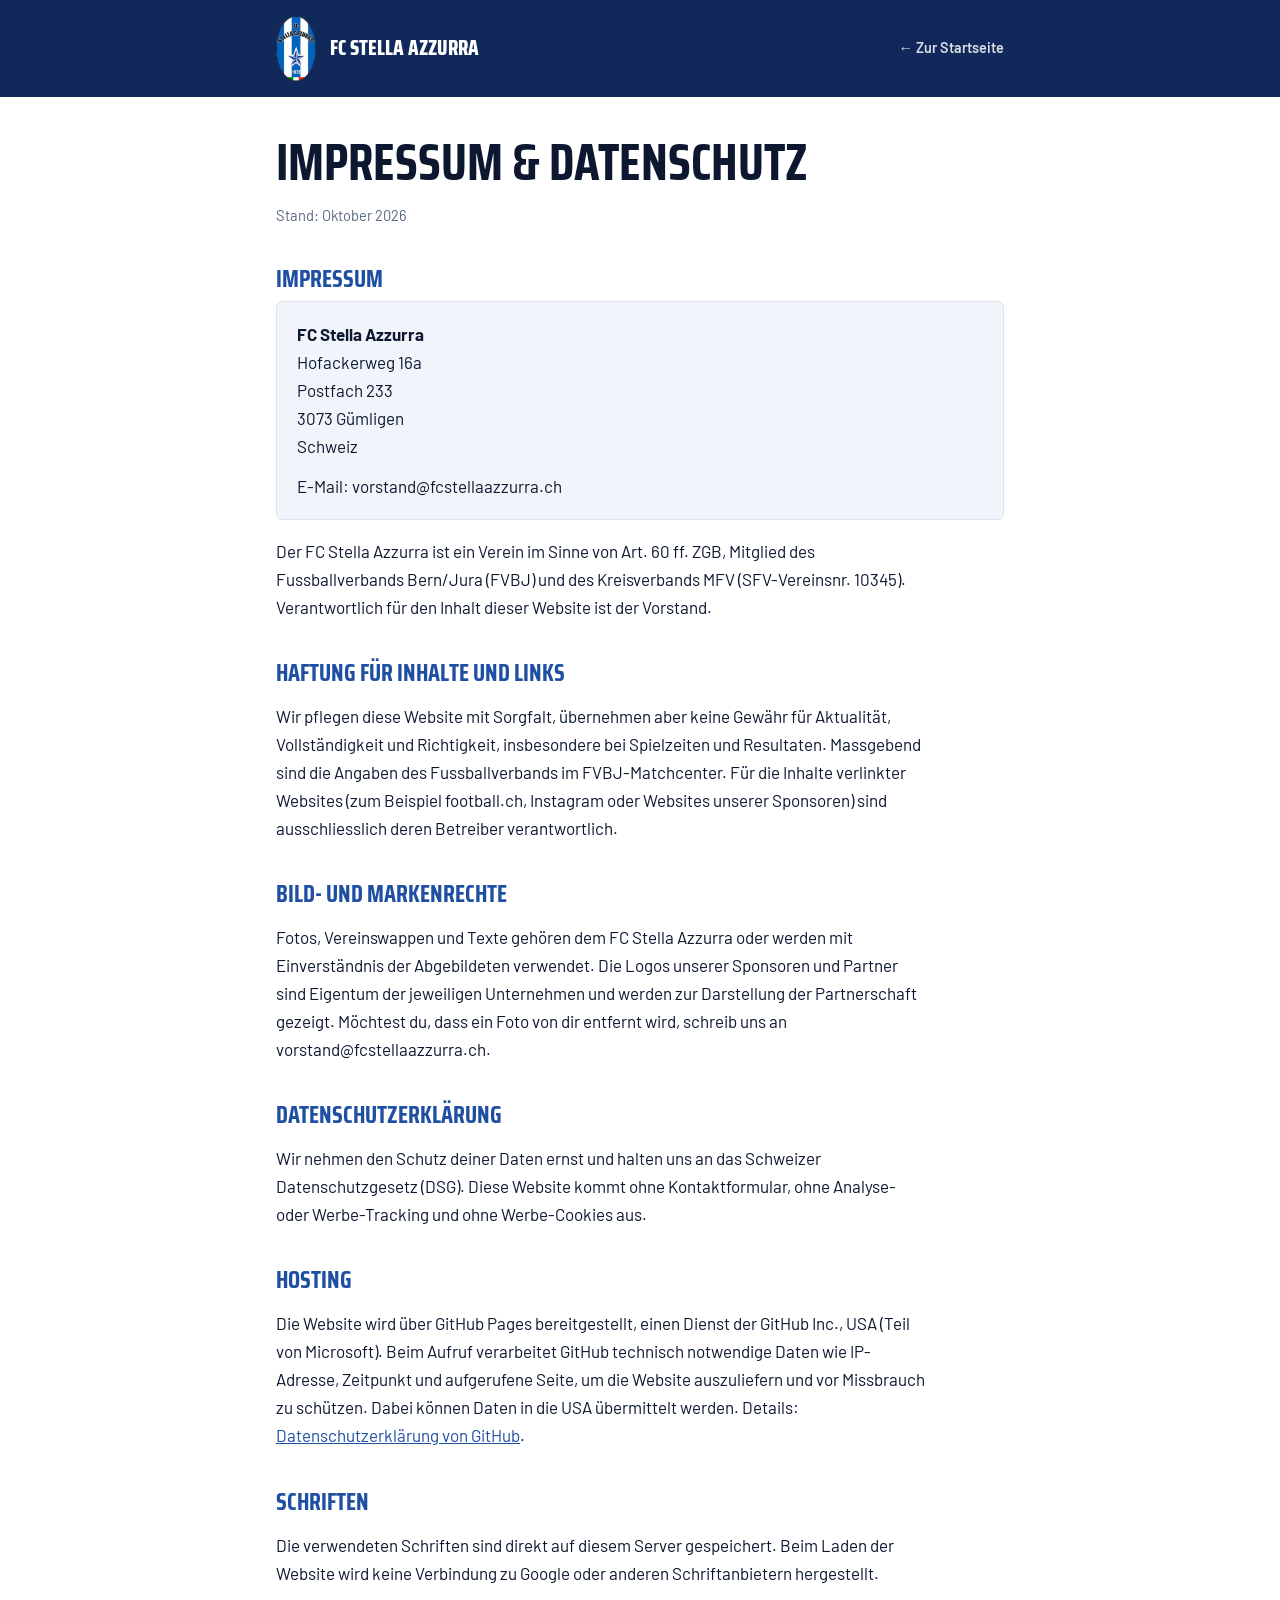
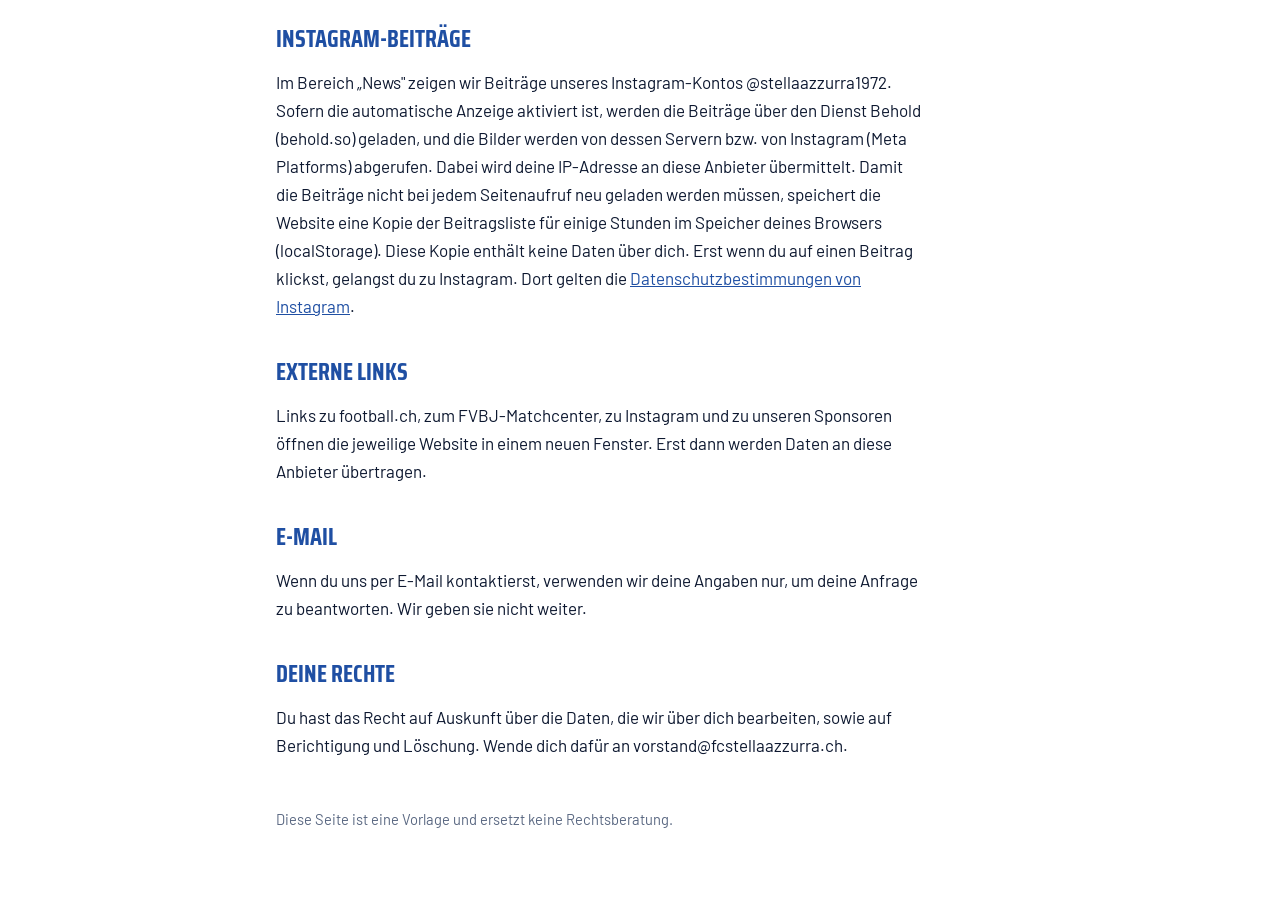
<file: impressum.html>
<!doctype html>
<html lang="de-CH">
<head>
<meta charset="utf-8">
<meta name="viewport" content="width=device-width, initial-scale=1, viewport-fit=cover">
<title>Impressum & Datenschutz – FC Stella Azzurra</title>
<meta name="robots" content="noindex">
<link rel="icon" type="image/png" href="img/crest.png">
<link rel="stylesheet" href="fonts/fonts.css">
<script>try{var t=localStorage.getItem("stella-theme");if(t==="dark"||t==="light")document.documentElement.setAttribute("data-theme",t)}catch(e){}</script>
<style>
:root { --royal: #1f4fa3; --royal-deep: #11285a; --ink: #0d1830; --muted: #5a6882; --line: #dde4f0; --bg: #fff; --bg-alt: #f1f5fb; color-scheme: light; }
@media (prefers-color-scheme: dark) { :root:not([data-theme="light"]) { --ink: #e7edf8; --muted: #9aa9c4; --line: #1f2e4b; --bg: #0a1222; --bg-alt: #0f1a30; --royal: #6ea1f2; color-scheme: dark; } }
:root[data-theme="dark"] { --ink: #e7edf8; --muted: #9aa9c4; --line: #1f2e4b; --bg: #0a1222; --bg-alt: #0f1a30; --royal: #6ea1f2; color-scheme: dark; }
* { box-sizing: border-box; }
body { margin: 0; background: var(--bg); color: var(--ink); font: 400 17px/1.65 "Barlow", system-ui, sans-serif; }
header { background: var(--royal-deep); color: #fff; }
header .in, main { max-width: 760px; margin-inline: auto; padding-left: max(16px, env(safe-area-inset-left, 0px)); padding-right: max(16px, env(safe-area-inset-right, 0px)); }
header .in { display: flex; align-items: center; gap: 14px; padding-block: 16px; }
header img { width: 40px; height: auto; }
header a { color: #fff; text-decoration: none; font: 800 1.3rem/1 "Saira Condensed", "Arial Narrow", sans-serif; text-transform: uppercase; }
header .back { margin-left: auto; font: 600 .9rem/1 "Barlow", sans-serif; text-transform: none; opacity: .85; }
main { padding-block: 40px 72px; }
h1, h2 { font-family: "Saira Condensed", "Arial Narrow", sans-serif; text-transform: uppercase; line-height: 1; text-wrap: balance; }
h1 { font-size: clamp(2.2rem, 6vw, 3.2rem); margin: 0 0 8px; }
h2 { font-size: 1.5rem; margin: 40px 0 10px; color: var(--royal); }
p, li { max-width: 65ch; }
.card { background: var(--bg-alt); border: 1px solid var(--line); border-radius: 6px; padding: 18px 20px; }
.muted { color: var(--muted); font-size: .92rem; }
a { color: var(--royal); }
</style>
</head>
<body>
<header><div class="in"><img src="img/crest.png" alt=""><a href="./">FC Stella Azzurra</a><a class="back" href="./">← Zur Startseite</a></div></header>
<main>
  <h1>Impressum &amp; Datenschutz</h1>
  <p class="muted">Stand: Oktober 2026</p>

  <h2>Impressum</h2>
  <div class="card">
    <p style="margin:0"><b>FC Stella Azzurra</b><br>Hofackerweg 16a<br>Postfach 233<br>3073 Gümligen<br>Schweiz</p>
    <p style="margin:12px 0 0">E-Mail: vorstand@fcstellaazzurra.ch</p>
  </div>
  <p>Der FC Stella Azzurra ist ein Verein im Sinne von Art. 60 ff. ZGB, Mitglied des Fussballverbands Bern/Jura (FVBJ) und des Kreisverbands MFV (SFV-Vereinsnr. 10345). Verantwortlich für den Inhalt dieser Website ist der Vorstand.</p>

  <h2>Haftung für Inhalte und Links</h2>
  <p>Wir pflegen diese Website mit Sorgfalt, übernehmen aber keine Gewähr für Aktualität, Vollständigkeit und Richtigkeit, insbesondere bei Spielzeiten und Resultaten. Massgebend sind die Angaben des Fussballverbands im FVBJ-Matchcenter. Für die Inhalte verlinkter Websites (zum Beispiel football.ch, Instagram oder Websites unserer Sponsoren) sind ausschliesslich deren Betreiber verantwortlich.</p>

  <h2>Bild- und Markenrechte</h2>
  <p>Fotos, Vereinswappen und Texte gehören dem FC Stella Azzurra oder werden mit Einverständnis der Abgebildeten verwendet. Die Logos unserer Sponsoren und Partner sind Eigentum der jeweiligen Unternehmen und werden zur Darstellung der Partnerschaft gezeigt. Möchtest du, dass ein Foto von dir entfernt wird, schreib uns an vorstand@fcstellaazzurra.ch.</p>

  <h2>Datenschutzerklärung</h2>
  <p>Wir nehmen den Schutz deiner Daten ernst und halten uns an das Schweizer Datenschutzgesetz (DSG). Diese Website kommt ohne Kontaktformular, ohne Analyse- oder Werbe-Tracking und ohne Werbe-Cookies aus.</p>

  <h2>Hosting</h2>
  <p>Die Website wird über GitHub Pages bereitgestellt, einen Dienst der GitHub Inc., USA (Teil von Microsoft). Beim Aufruf verarbeitet GitHub technisch notwendige Daten wie IP-Adresse, Zeitpunkt und aufgerufene Seite, um die Website auszuliefern und vor Missbrauch zu schützen. Dabei können Daten in die USA übermittelt werden. Details: <a href="https://docs.github.com/de/site-policy/privacy-policies/github-general-privacy-statement" target="_blank" rel="noopener">Datenschutzerklärung von GitHub</a>.</p>

  <h2>Schriften</h2>
  <p>Die verwendeten Schriften sind direkt auf diesem Server gespeichert. Beim Laden der Website wird keine Verbindung zu Google oder anderen Schriftanbietern hergestellt.</p>

  <h2>Instagram-Beiträge</h2>
  <p>Im Bereich „News" zeigen wir Beiträge unseres Instagram-Kontos @stellaazzurra1972. Sofern die automatische Anzeige aktiviert ist, werden die Beiträge über den Dienst Behold (behold.so) geladen, und die Bilder werden von dessen Servern bzw. von Instagram (Meta Platforms) abgerufen. Dabei wird deine IP-Adresse an diese Anbieter übermittelt. Damit die Beiträge nicht bei jedem Seitenaufruf neu geladen werden müssen, speichert die Website eine Kopie der Beitragsliste für einige Stunden im Speicher deines Browsers (localStorage). Diese Kopie enthält keine Daten über dich. Erst wenn du auf einen Beitrag klickst, gelangst du zu Instagram. Dort gelten die <a href="https://privacycenter.instagram.com/policy" target="_blank" rel="noopener">Datenschutzbestimmungen von Instagram</a>.</p>

  <h2>Externe Links</h2>
  <p>Links zu football.ch, zum FVBJ-Matchcenter, zu Instagram und zu unseren Sponsoren öffnen die jeweilige Website in einem neuen Fenster. Erst dann werden Daten an diese Anbieter übertragen.</p>

  <h2>E-Mail</h2>
  <p>Wenn du uns per E-Mail kontaktierst, verwenden wir deine Angaben nur, um deine Anfrage zu beantworten. Wir geben sie nicht weiter.</p>

  <h2>Deine Rechte</h2>
  <p>Du hast das Recht auf Auskunft über die Daten, die wir über dich bearbeiten, sowie auf Berichtigung und Löschung. Wende dich dafür an vorstand@fcstellaazzurra.ch.</p>

  <p class="muted" style="margin-top:48px">Diese Seite ist eine Vorlage und ersetzt keine Rechtsberatung.</p>
</main>
</body>
</html>
</file>
<file: fonts/fonts.css>
@font-face{font-family:'Barlow';font-style:normal;font-weight:400;font-display:swap;src:url(Barlow-400-latin-ext.woff2) format('woff2');unicode-range:U+0100-02BA, U+02BD-02C5, U+02C7-02CC, U+02CE-02D7, U+02DD-02FF, U+0304, U+0308, U+0329, U+1D00-1DBF, U+1E00-1E9F, U+1EF2-1EFF, U+2020, U+20A0-20AB, U+20AD-20C4, U+2113, U+2C60-2C7F, U+A720-A7FF}
@font-face{font-family:'Barlow';font-style:normal;font-weight:400;font-display:swap;src:url(Barlow-400-latin.woff2) format('woff2');unicode-range:U+0000-00FF, U+0131, U+0152-0153, U+02BB-02BC, U+02C6, U+02DA, U+02DC, U+0304, U+0308, U+0329, U+2000-206F, U+20AC, U+2122, U+2191, U+2193, U+2212, U+2215, U+FEFF, U+FFFD}
@font-face{font-family:'Barlow';font-style:normal;font-weight:500;font-display:swap;src:url(Barlow-500-latin-ext.woff2) format('woff2');unicode-range:U+0100-02BA, U+02BD-02C5, U+02C7-02CC, U+02CE-02D7, U+02DD-02FF, U+0304, U+0308, U+0329, U+1D00-1DBF, U+1E00-1E9F, U+1EF2-1EFF, U+2020, U+20A0-20AB, U+20AD-20C4, U+2113, U+2C60-2C7F, U+A720-A7FF}
@font-face{font-family:'Barlow';font-style:normal;font-weight:500;font-display:swap;src:url(Barlow-500-latin.woff2) format('woff2');unicode-range:U+0000-00FF, U+0131, U+0152-0153, U+02BB-02BC, U+02C6, U+02DA, U+02DC, U+0304, U+0308, U+0329, U+2000-206F, U+20AC, U+2122, U+2191, U+2193, U+2212, U+2215, U+FEFF, U+FFFD}
@font-face{font-family:'Barlow';font-style:normal;font-weight:600;font-display:swap;src:url(Barlow-600-latin-ext.woff2) format('woff2');unicode-range:U+0100-02BA, U+02BD-02C5, U+02C7-02CC, U+02CE-02D7, U+02DD-02FF, U+0304, U+0308, U+0329, U+1D00-1DBF, U+1E00-1E9F, U+1EF2-1EFF, U+2020, U+20A0-20AB, U+20AD-20C4, U+2113, U+2C60-2C7F, U+A720-A7FF}
@font-face{font-family:'Barlow';font-style:normal;font-weight:600;font-display:swap;src:url(Barlow-600-latin.woff2) format('woff2');unicode-range:U+0000-00FF, U+0131, U+0152-0153, U+02BB-02BC, U+02C6, U+02DA, U+02DC, U+0304, U+0308, U+0329, U+2000-206F, U+20AC, U+2122, U+2191, U+2193, U+2212, U+2215, U+FEFF, U+FFFD}
@font-face{font-family:'Barlow';font-style:normal;font-weight:700;font-display:swap;src:url(Barlow-700-latin-ext.woff2) format('woff2');unicode-range:U+0100-02BA, U+02BD-02C5, U+02C7-02CC, U+02CE-02D7, U+02DD-02FF, U+0304, U+0308, U+0329, U+1D00-1DBF, U+1E00-1E9F, U+1EF2-1EFF, U+2020, U+20A0-20AB, U+20AD-20C4, U+2113, U+2C60-2C7F, U+A720-A7FF}
@font-face{font-family:'Barlow';font-style:normal;font-weight:700;font-display:swap;src:url(Barlow-700-latin.woff2) format('woff2');unicode-range:U+0000-00FF, U+0131, U+0152-0153, U+02BB-02BC, U+02C6, U+02DA, U+02DC, U+0304, U+0308, U+0329, U+2000-206F, U+20AC, U+2122, U+2191, U+2193, U+2212, U+2215, U+FEFF, U+FFFD}
@font-face{font-family:'Saira Condensed';font-style:normal;font-weight:600;font-display:swap;src:url(SairaCondensed-600-latin-ext.woff2) format('woff2');unicode-range:U+0100-02BA, U+02BD-02C5, U+02C7-02CC, U+02CE-02D7, U+02DD-02FF, U+0304, U+0308, U+0329, U+1D00-1DBF, U+1E00-1E9F, U+1EF2-1EFF, U+2020, U+20A0-20AB, U+20AD-20C4, U+2113, U+2C60-2C7F, U+A720-A7FF}
@font-face{font-family:'Saira Condensed';font-style:normal;font-weight:600;font-display:swap;src:url(SairaCondensed-600-latin.woff2) format('woff2');unicode-range:U+0000-00FF, U+0131, U+0152-0153, U+02BB-02BC, U+02C6, U+02DA, U+02DC, U+0304, U+0308, U+0329, U+2000-206F, U+20AC, U+2122, U+2191, U+2193, U+2212, U+2215, U+FEFF, U+FFFD}
@font-face{font-family:'Saira Condensed';font-style:normal;font-weight:700;font-display:swap;src:url(SairaCondensed-700-latin-ext.woff2) format('woff2');unicode-range:U+0100-02BA, U+02BD-02C5, U+02C7-02CC, U+02CE-02D7, U+02DD-02FF, U+0304, U+0308, U+0329, U+1D00-1DBF, U+1E00-1E9F, U+1EF2-1EFF, U+2020, U+20A0-20AB, U+20AD-20C4, U+2113, U+2C60-2C7F, U+A720-A7FF}
@font-face{font-family:'Saira Condensed';font-style:normal;font-weight:700;font-display:swap;src:url(SairaCondensed-700-latin.woff2) format('woff2');unicode-range:U+0000-00FF, U+0131, U+0152-0153, U+02BB-02BC, U+02C6, U+02DA, U+02DC, U+0304, U+0308, U+0329, U+2000-206F, U+20AC, U+2122, U+2191, U+2193, U+2212, U+2215, U+FEFF, U+FFFD}
@font-face{font-family:'Saira Condensed';font-style:normal;font-weight:800;font-display:swap;src:url(SairaCondensed-800-latin-ext.woff2) format('woff2');unicode-range:U+0100-02BA, U+02BD-02C5, U+02C7-02CC, U+02CE-02D7, U+02DD-02FF, U+0304, U+0308, U+0329, U+1D00-1DBF, U+1E00-1E9F, U+1EF2-1EFF, U+2020, U+20A0-20AB, U+20AD-20C4, U+2113, U+2C60-2C7F, U+A720-A7FF}
@font-face{font-family:'Saira Condensed';font-style:normal;font-weight:800;font-display:swap;src:url(SairaCondensed-800-latin.woff2) format('woff2');unicode-range:U+0000-00FF, U+0131, U+0152-0153, U+02BB-02BC, U+02C6, U+02DA, U+02DC, U+0304, U+0308, U+0329, U+2000-206F, U+20AC, U+2122, U+2191, U+2193, U+2212, U+2215, U+FEFF, U+FFFD}
</file>
